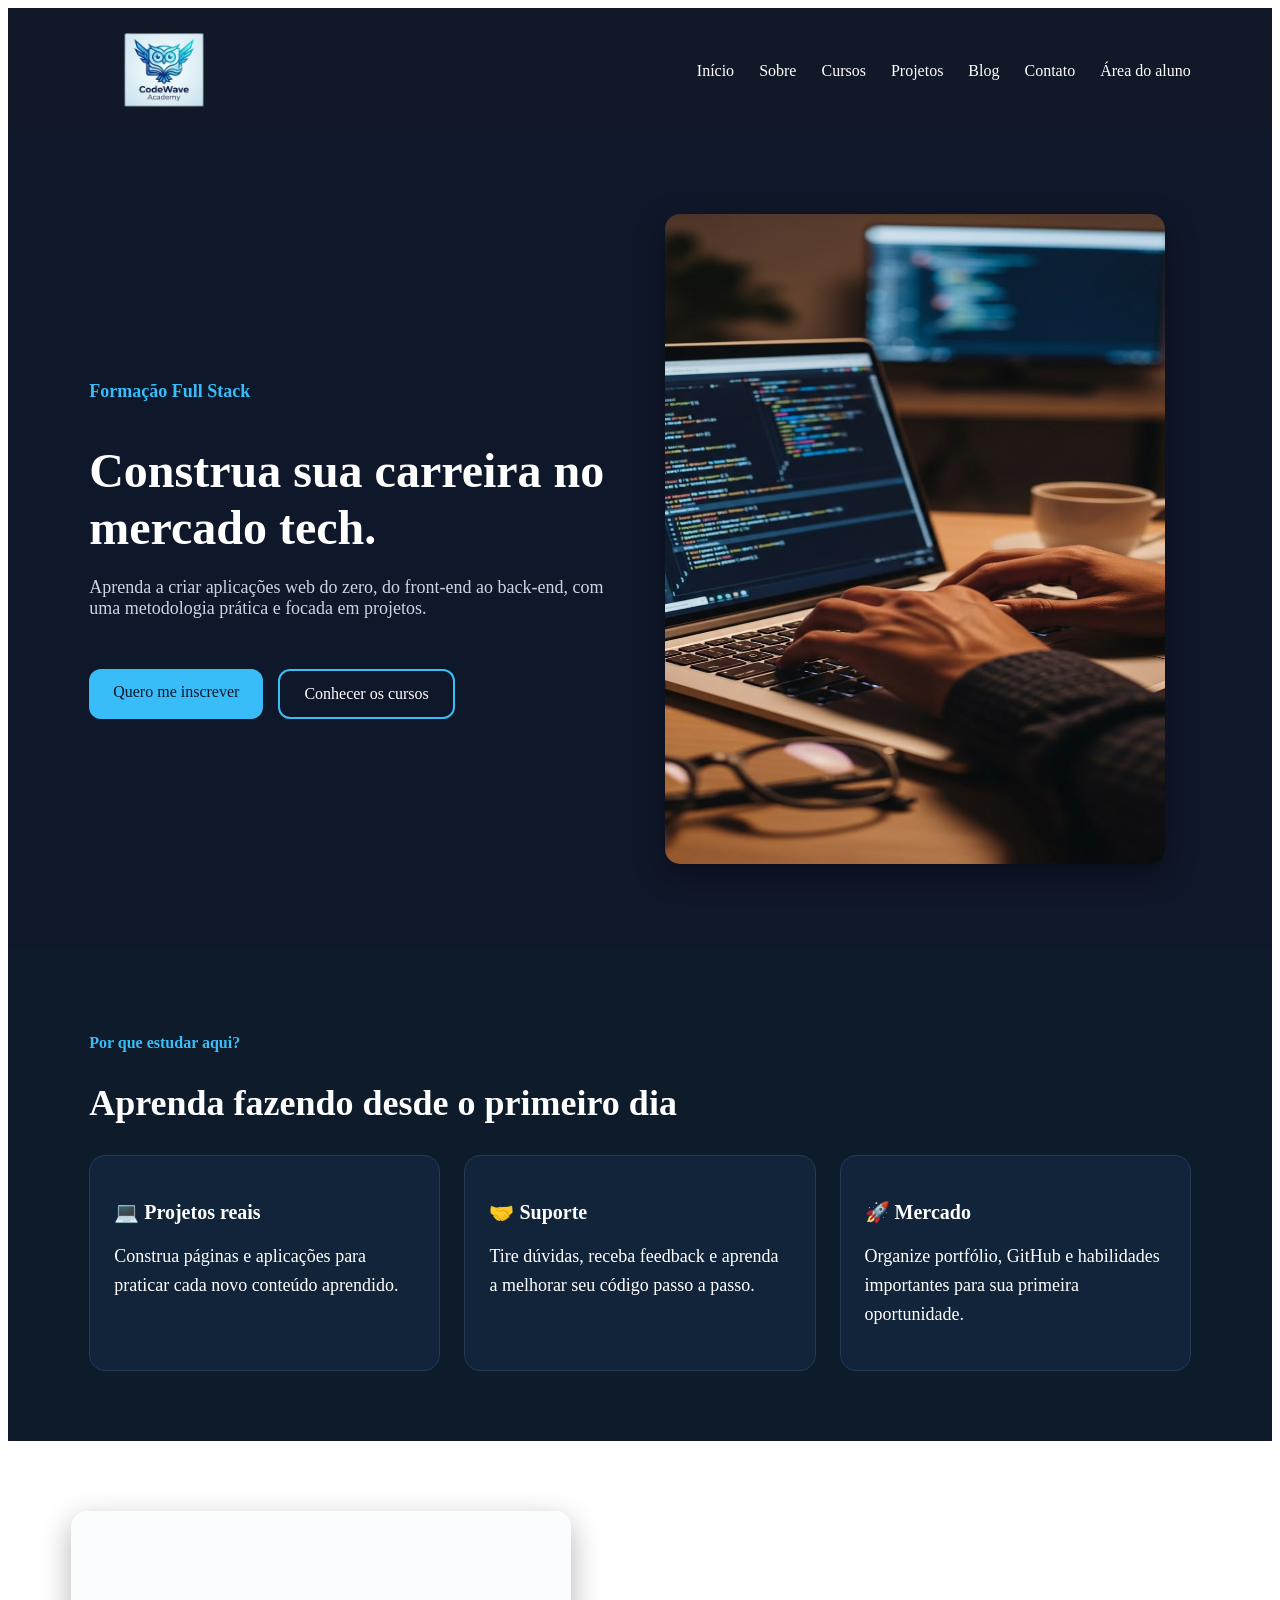
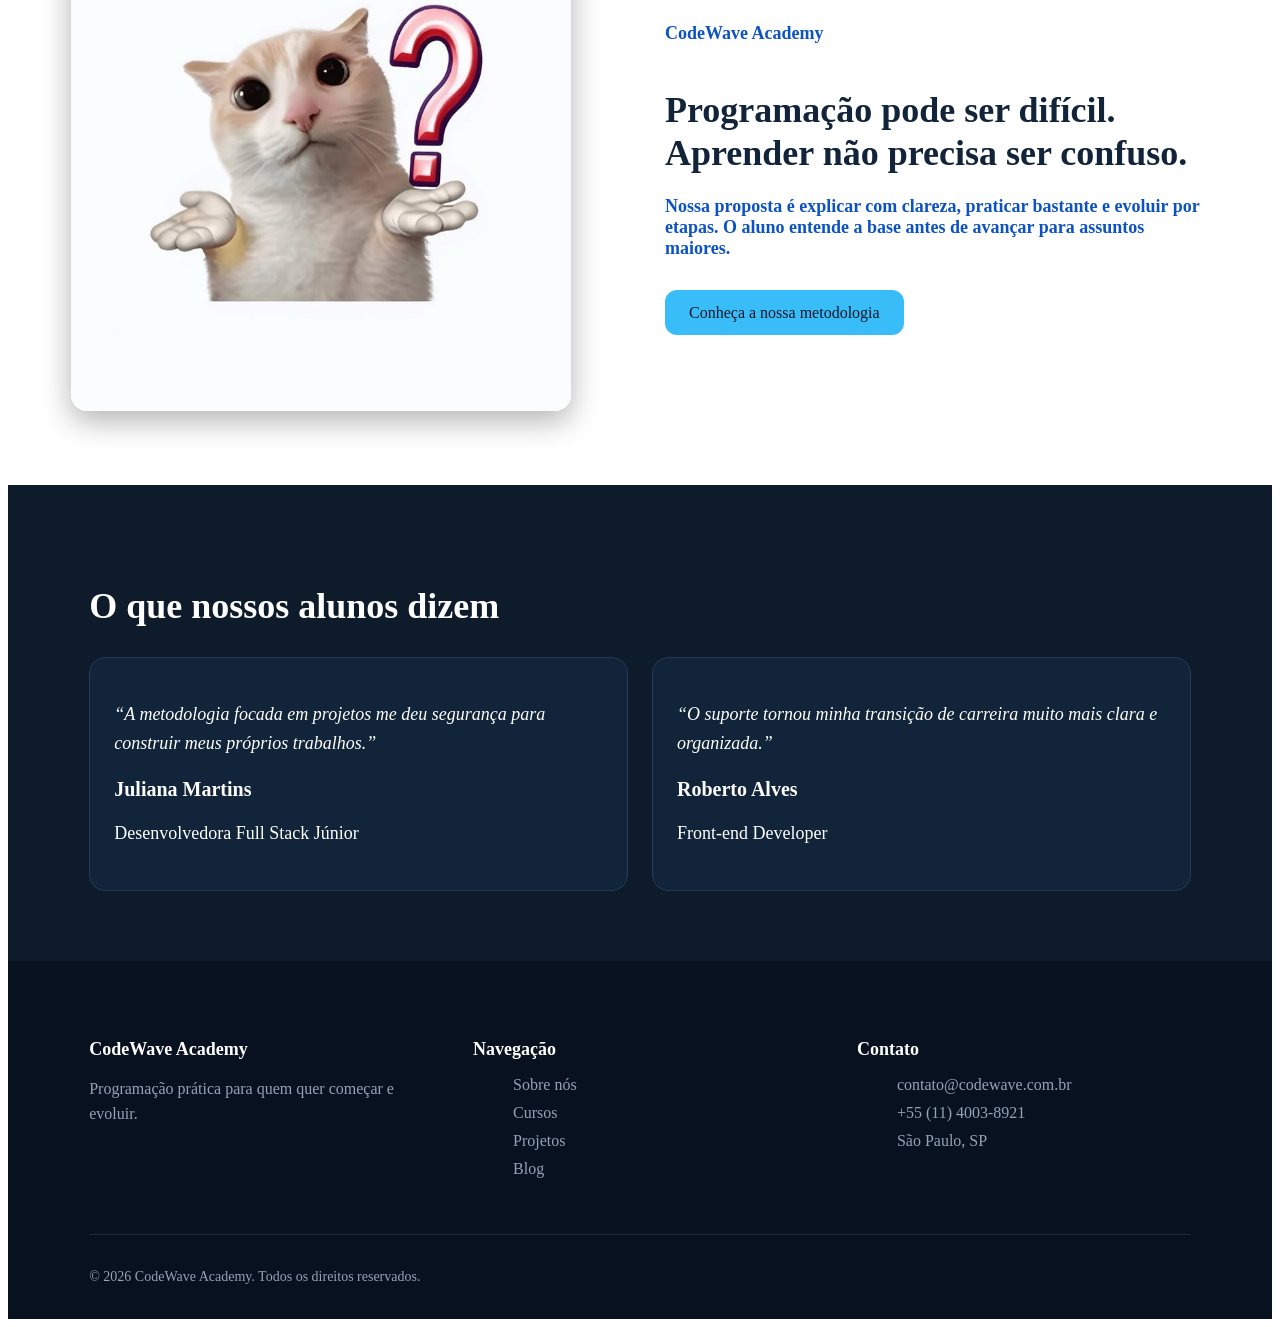
<file: index.html>
<!DOCTYPE html>
<html lang="pt-BR">
    <head>
        <meta charset="UTF-8">
        <meta name="viewport" content="width=device-width, initial-scale=1.0">
        <title>CodeWave Academy</title>
        <link rel="stylesheet" href="css/style.css">
    </head>
    <body>
        <header class="site-header">
            <div class="container header-content">
                <a href="index.html">
                    <img class="logo" src="img/watermarked_img_13009026149229220002-removebg-preview.png" alt="Logo da CodeWave Academy">
                </a>
                <nav>
                    <ul class="nav-list">
                        <li>
                            <a href="index.html">Início</a>
                        </li>
                        <li>
                            <a href="sobre.html">Sobre</a>
                        </li>
                        <li>
                            <a href="cursos.html">Cursos</a>
                        </li>
                        <li>
                            <a href="projetos.html">Projetos</a>
                        </li>
                        <li>
                            <a href="blog.html">Blog</a>
                        </li>
                        <li>
                            <a href="contato.html">Contato</a>
                        </li>
                        <li>
                            <a href="login.html">Área do aluno</a>
                        </li>
                    </ul>
                </nav>
            </div>
        </header>
        <main>
            <section class="hero">
                <div class="container hero-grid">
                    <div class="hero-text">
                        <p id="eyebrow">Formação Full Stack</p>
                        <h1>Construa sua carreira no mercado tech.</h1>
                        <p>Aprenda a criar aplicações web do zero, do front-end ao back-end, com uma metodologia prática e focada em projetos.</p>
                        <div class="actions">
                            <a class="btn" href="contato.html">Quero me inscrever</a>
                            <a class="btn btn-secondary" href="cursos.html">Conhecer os cursos</a>
                        </div>
                    </div>
                    <div class="hero-image">
                        <img src="img/17cb35dd8ceb53cbabcae0117f14f20e.jpg" alt="Pessoa estudando programação">
                    </div>
                </div>
            </section>
            <section class="section-light">
                <div class="container">
                    <div class="section-title">
                        <p class="eyebrow">Por que estudar aqui?</p>
                        <h2>Aprenda fazendo desde o primeiro dia</h2>
                    </div>
                    <div class="cards-3">
                        <article class="card">
                            <h3>💻 Projetos reais</h3>
                            <p>Construa páginas e aplicações para praticar cada novo conteúdo aprendido.</p>
                        </article>
                        <article class="card">
                            <h3>🤝 Suporte</h3>
                            <p>Tire dúvidas, receba feedback e aprenda a melhorar seu código passo a passo.</p>
                        </article>
                        <article class="card">
                            <h3>🚀 Mercado</h3>
                            <p>Organize portfólio, GitHub e habilidades importantes para sua primeira oportunidade.</p>
                        </article>
                    </div>
                </div>
            </section>
            <section>
                <div class="container two-columns">
                    <div class="column">
                        <img src="img/gato com duvida.jpg" alt="Gato representando dúvidas de quem está aprendendo">
                    </div>
                    <div class="column">
                        <p class="eyebrow">CodeWave Academy</p>
                        <h2>Programação pode ser difícil. Aprender não precisa ser confuso.</h2>
                        <p>Nossa proposta é explicar com clareza, praticar bastante e evoluir por etapas. O aluno entende a base antes de avançar para assuntos maiores.</p>
                        <a class="btn" href="sobre.html">Conheça a nossa metodologia</a>
                    </div>
                </div>
            </section>
            <section class="section-light">
                <div class="container">
                    <h2>O que nossos alunos dizem</h2>
                    <div class="cards-2">
                        <article class="card">
                            <p class="quote">“A metodologia focada em projetos me deu segurança para construir meus próprios trabalhos.”</p>
                            <h3>Juliana Martins</h3>
                            <p>Desenvolvedora Full Stack Júnior</p>
                        </article>
                        <article class="card">
                            <p class="quote">“O suporte tornou minha transição de carreira muito mais clara e organizada.”</p>
                            <h3>Roberto Alves</h3>
                            <p>Front-end Developer</p>
                        </article>
                    </div>
                </div>
            </section>
        </main>
        <footer class="site-footer">
            <div class="container">
                <div class="footer-grid">
                    <div class="footer-col">
                        <h3>CodeWave Academy</h3>
                        <p>Programação prática para quem quer começar e evoluir.</p>
                    </div>
                    <div class="footer-col">
                        <h3>Navegação</h3>
                        <ul>
                            <li>
                                <a href="sobre.html">Sobre nós</a>
                            </li>
                            <li>
                                <a href="cursos.html">Cursos</a>
                            </li>
                            <li>
                                <a href="projetos.html">Projetos</a>
                            </li>
                            <li>
                                <a href="blog.html">Blog</a>
                            </li>
                        </ul>
                    </div>
                    <div class="footer-col">
                        <h3>Contato</h3>
                        <ul>
                            <li>contato@codewave.com.br</li>
                            <li>+55 (11) 4003-8921</li>
                            <li>São Paulo, SP</li>
                        </ul>
                    </div>
                </div>
                <div class="footer-bottom">
                    <p>© 2026 CodeWave Academy. Todos os direitos reservados.</p>
                </div>
            </div>
        </footer>
    </body>
</html>
</file>
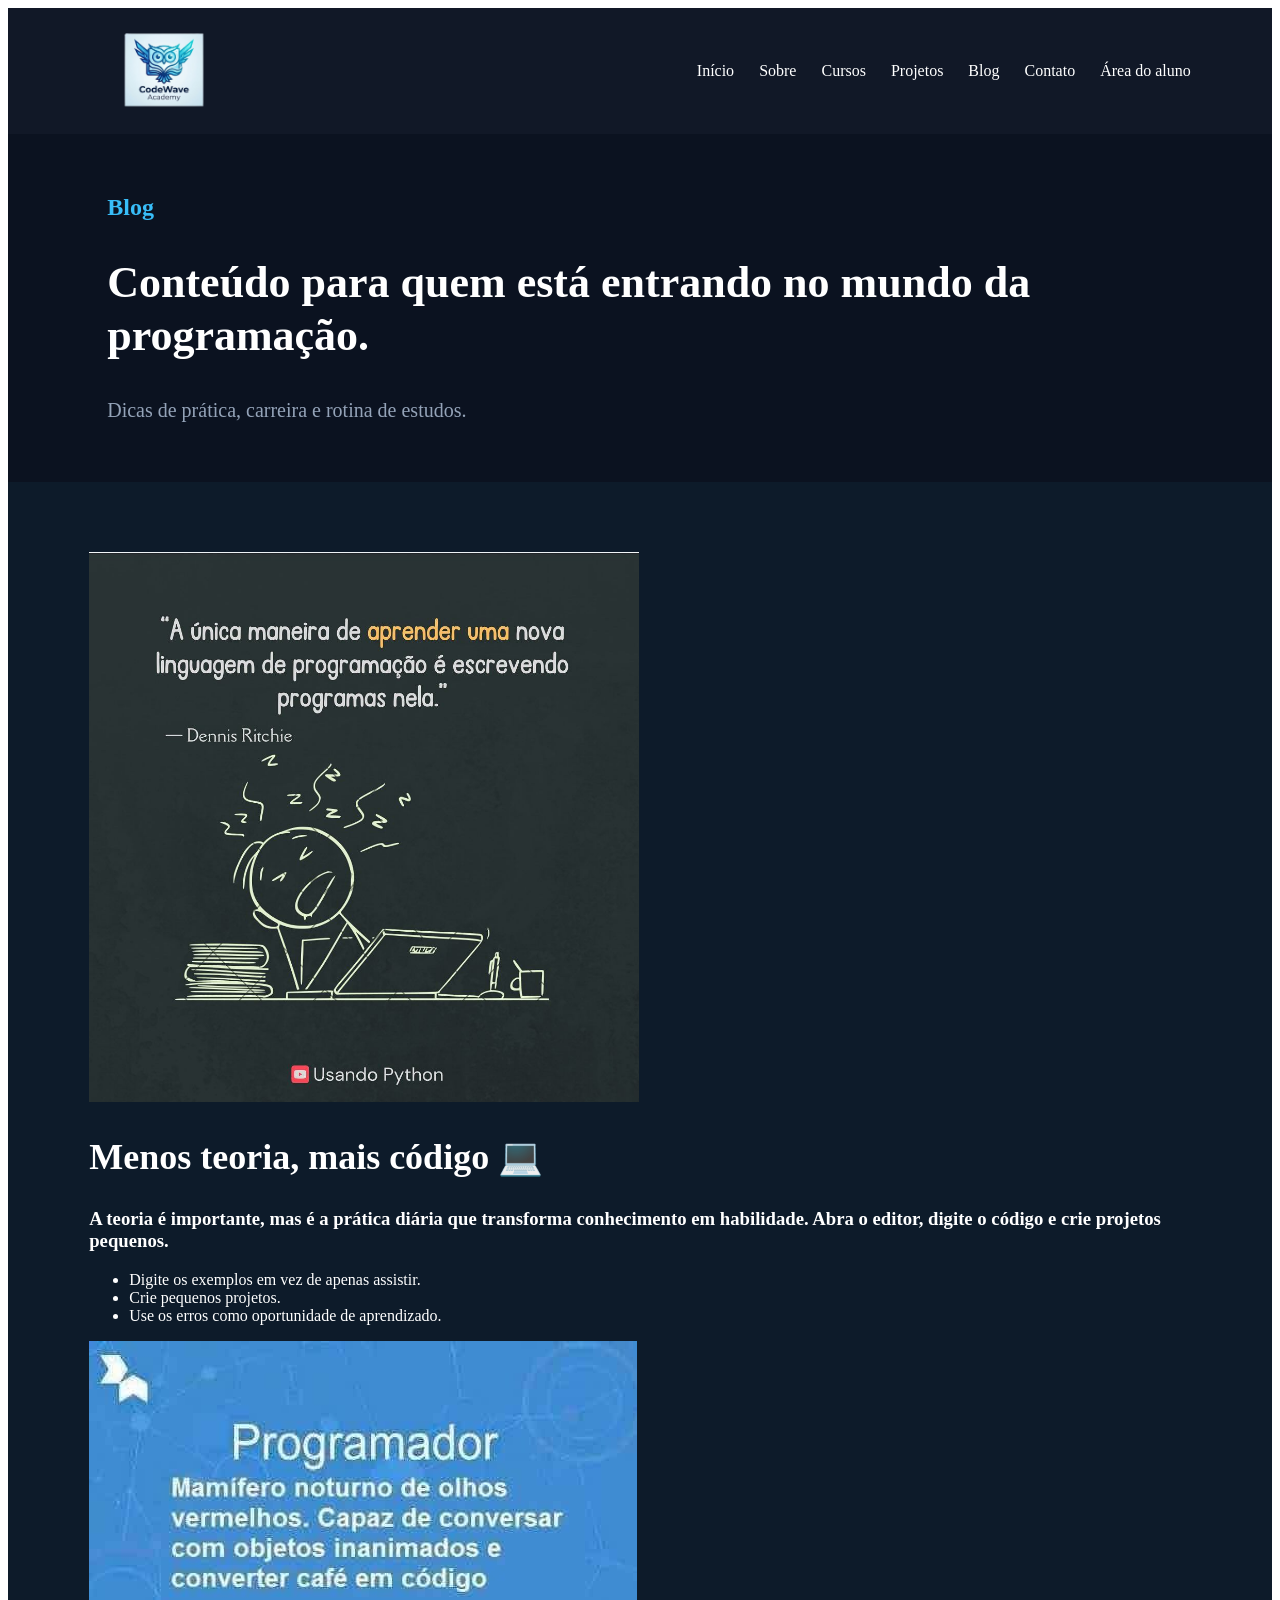
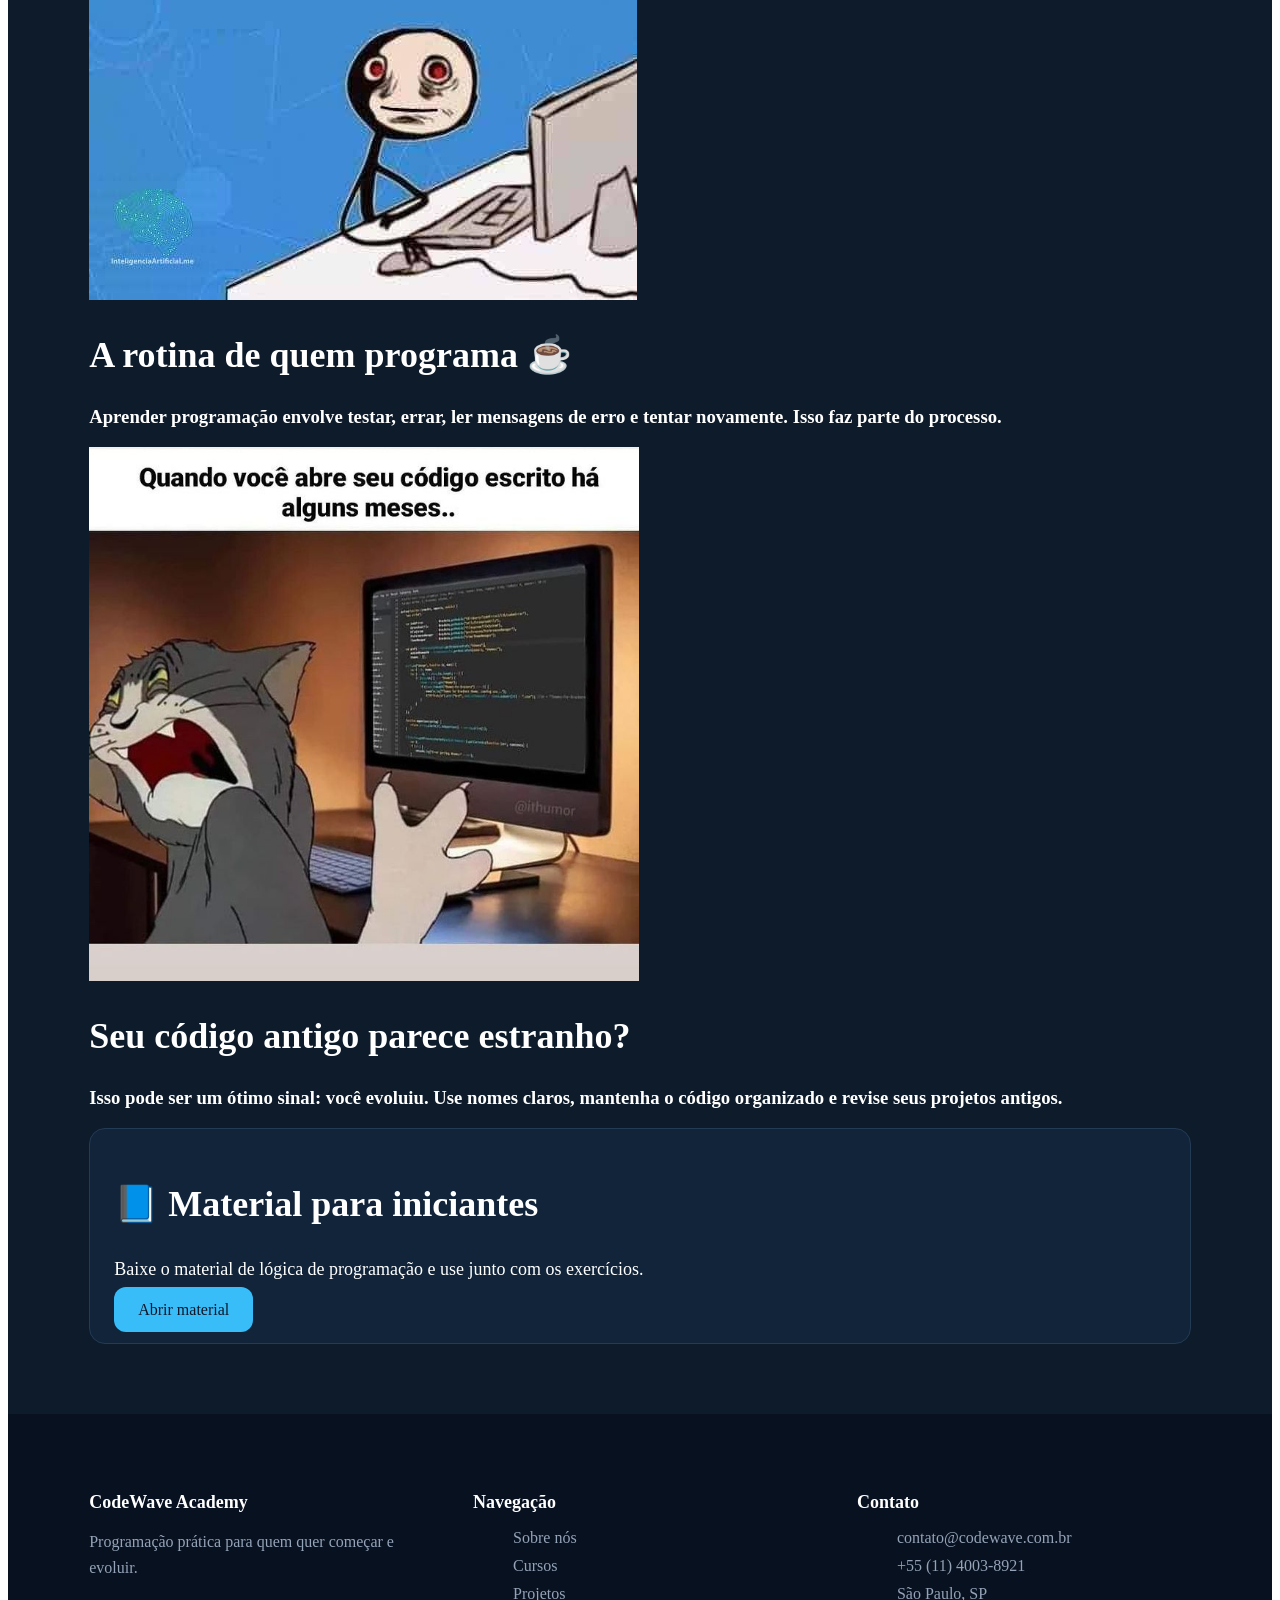
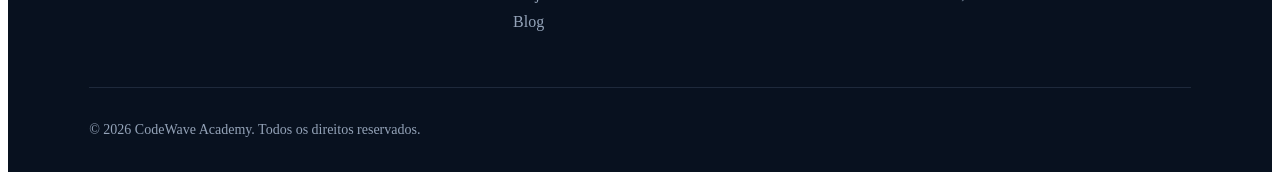
<file: blog.html>
<!DOCTYPE html>
<html lang="pt-BR">
    <head>
        <meta charset="UTF-8">
        <meta name="viewport" content="width=device-width, initial-scale=1.0">
        <title>Blog | CodeWave Academy</title>
        <link rel="stylesheet" href="css/style.css">
    </head>
    <body>
        <header class="site-header">
            <div class="container header-content">
                <a href="index.html">
                    <img class="logo" src="img/watermarked_img_13009026149229220002-removebg-preview.png" alt="Logo da CodeWave Academy">
                </a>
                <nav>
                    <ul class="nav-list">
                        <li>
                            <a href="index.html">Início</a>
                        </li>
                        <li>
                            <a href="sobre.html">Sobre</a>
                        </li>
                        <li>
                            <a href="cursos.html">Cursos</a>
                        </li>
                        <li>
                            <a href="projetos.html">Projetos</a>
                        </li>
                        <li>
                            <a href="blog.html">Blog</a>
                        </li>
                        <li>
                            <a href="contato.html">Contato</a>
                        </li>
                        <li>
                            <a href="login.html">Área do aluno</a>
                        </li>
                    </ul>
                </nav>
            </div>
        </header>
        <main>
            <section class="page-banner">
                <div class="container">
                   
                     <h2 class="eyebrow">Blog</h2>
                    <h1>Conteúdo para quem está entrando no mundo da programação.</h1>
                    <p>Dicas de prática, carreira e rotina de estudos.</p>
                </div>
            </section>
            <section class="section-light">
                <div class="container">
                    <article class="blog-post">
                        <img src="./img/post01.jpg"width="550" >
                        <div class="blog-content">
                            <h2>Menos teoria, mais código 💻</h2>
                            <h3>A teoria é importante, mas é a prática diária que transforma conhecimento em habilidade. Abra o editor, digite o código e crie projetos pequenos.</h3>
                            <ul class="clean-list">
                                <li>Digite os exemplos em vez de apenas assistir.</li>
                                <li>Crie pequenos projetos.</li>
                                <li>Use os erros como oportunidade de aprendizado.</li>
                            </ul>
                        </div>
                    </article>
                    <article class="blog-post">
                        <img src="img/post-2.jpg" alt="Post divertido sobre rotina de programador">
                        <div class="blog-content">
                            <h2>A rotina de quem programa ☕</h2>
                            <h3>Aprender programação envolve testar, errar, ler mensagens de erro e tentar novamente. Isso faz parte do processo.</h3>
                        </div>
                    </article>
                    <article class="blog-post">
                        <img src="./img/codigoantigo.jpg" width="550" alt="Post sobre código antigo">
                        <div class="blog-content">
                            <h2>Seu código antigo parece estranho?</h2>
                            <h3>Isso pode ser um ótimo sinal: você evoluiu. Use nomes claros, mantenha o código organizado e revise seus projetos antigos.</h3>
                        </div>
                    </article>
                    <article class="card">
                        <h2>📘 Material para iniciantes</h2>
                        <p>Baixe o material de lógica de programação e use junto com os exercícios.</p>
                        <a class="btn" href="arquivos pdfs/logica_programacao_iniciantes.docx">Abrir material</a>
                    </article>
                </div>
            </section>
        </main>
        <footer class="site-footer">
            <div class="container">
                <div class="footer-grid">
                    <div class="footer-col">
                        <h3>CodeWave Academy</h3>
                        <p>Programação prática para quem quer começar e evoluir.</p>
                    </div>
                    <div class="footer-col">
                        <h3>Navegação</h3>
                        <ul>
                            <li>
                                <a href="sobre.html">Sobre nós</a>
                            </li>
                            <li>
                                <a href="cursos.html">Cursos</a>
                            </li>
                            <li>
                                <a href="projetos.html">Projetos</a>
                            </li>
                            <li>
                                <a href="blog.html">Blog</a>
                            </li>
                        </ul>
                    </div>
                    <div class="footer-col">
                        <h3>Contato</h3>
                        <ul>
                            <li>contato@codewave.com.br</li>
                            <li>+55 (11) 4003-8921</li>
                            <li>São Paulo, SP</li>
                        </ul>
                    </div>
                </div>
                <div class="footer-bottom">
                    <p>© 2026 CodeWave Academy. Todos os direitos reservados.</p>
                </div>
            </div>
        </footer>
    </body>
</html>
</file>
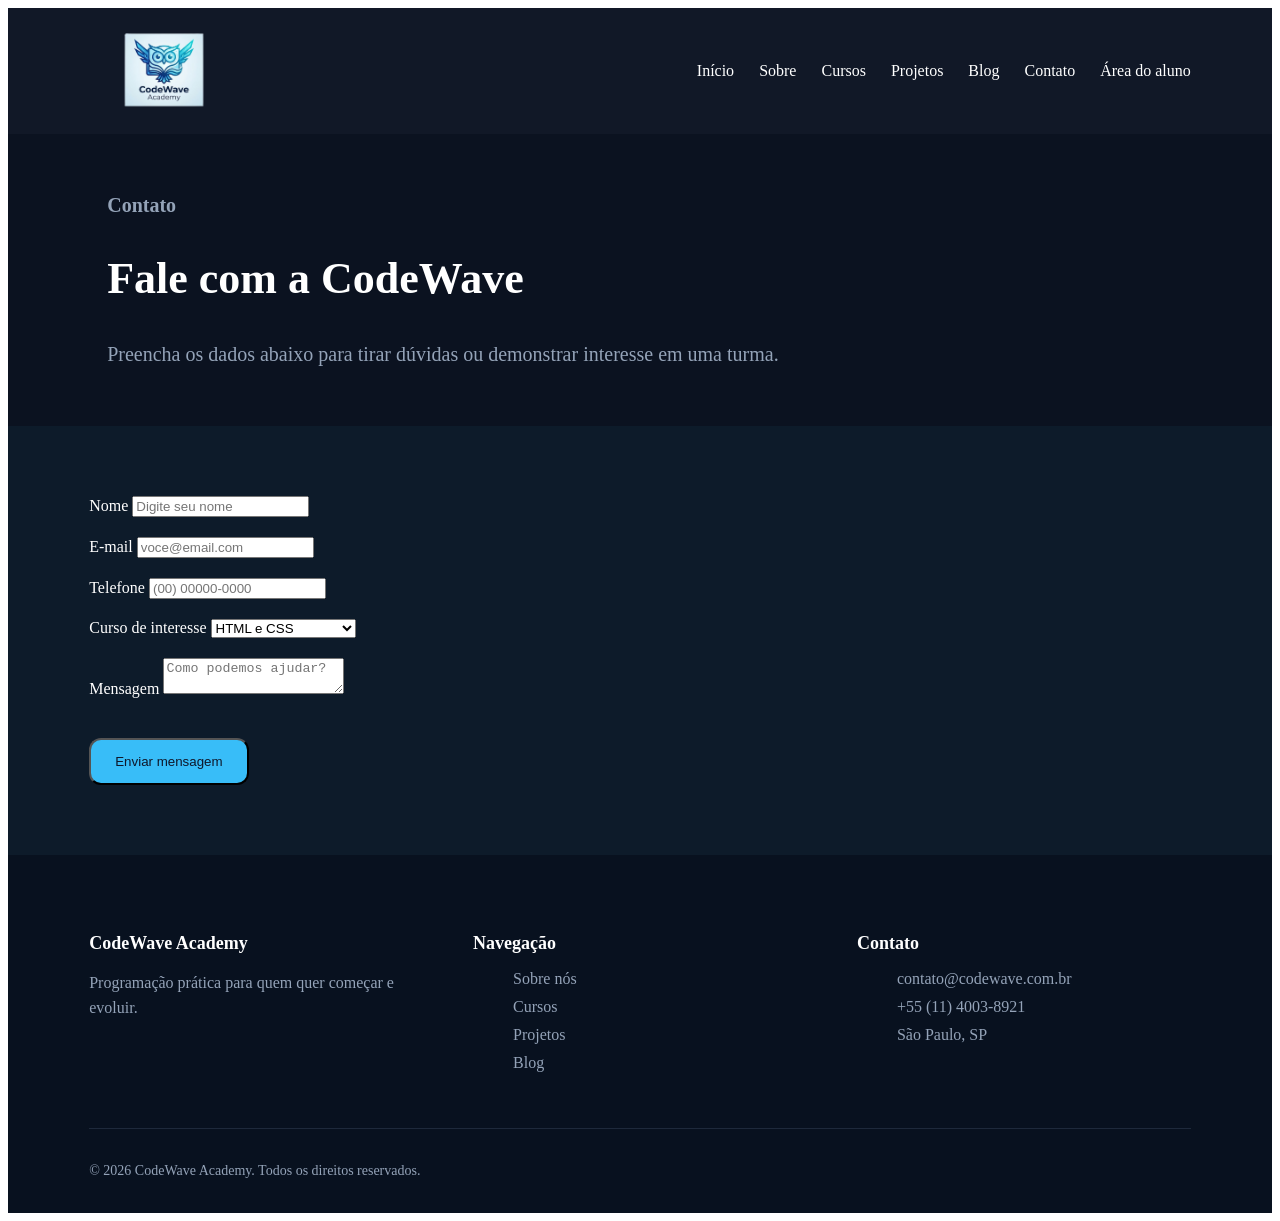
<file: contato.html>
<!DOCTYPE html>
<html lang="pt-BR">
    <head>
        <meta charset="UTF-8">
        <meta name="viewport" content="width=device-width, initial-scale=1.0">
        <title>Contato | CodeWave Academy</title>
        <link rel="stylesheet" href="css/style.css">
    </head>
    <body>
        <header class="site-header">
            <div class="container header-content">
                <a href="index.html">
                    <img class="logo" src="img/watermarked_img_13009026149229220002-removebg-preview.png" alt="Logo da CodeWave Academy">
                </a>
                <nav>
                    <ul class="nav-list">
                        <li>
                            <a href="index.html">Início</a>
                        </li>
                        <li>
                            <a href="sobre.html">Sobre</a>
                        </li>
                        <li>
                            <a href="cursos.html">Cursos</a>
                        </li>
                        <li>
                            <a href="projetos.html">Projetos</a>
                        </li>
                        <li>
                            <a href="blog.html">Blog</a>
                        </li>
                        <li>
                            <a href="contato.html">Contato</a>
                        </li>
                        <li>
                            <a href="login.html">Área do aluno</a>
                        </li>
                    </ul>
                </nav>
            </div>
        </header>
        <main>
            <section class="page-banner">
                <div class="container">
                    <p class="eyebrow">Contato</p>
                    <h1>Fale com a CodeWave</h1>
                    <p>Preencha os dados abaixo para tirar dúvidas ou demonstrar interesse em uma turma.</p>
                </div>
            </section>
            <section class="section-light">
                <div class="container">
                    <form class="form-card">
                        <div class="form-group">
                            <label for="nome">Nome</label>
                            <input type="text" id="nome" name="nome" placeholder="Digite seu nome">
                        </div>
                        <div class="form-group">
                            <label for="email">E-mail</label>
                            <input type="email" id="email" name="email" placeholder="voce@email.com">
                        </div>
                        <div class="form-group">
                            <label for="telefone">Telefone</label>
                            <input type="tel" id="telefone" name="telefone" placeholder="(00) 00000-0000">
                        </div>
                        <div class="form-group">
                            <label for="interesse">Curso de interesse</label>
                            <select id="interesse" name="interesse">
                                <option>HTML e CSS</option>
                                <option>Lógica e JavaScript</option>
                                <option>Formação Full Stack</option>
                            </select>
                        </div>
                        <div class="form-group">
                            <label for="mensagem">Mensagem</label>
                            <textarea id="mensagem" name="mensagem" placeholder="Como podemos ajudar?"></textarea>
                        </div>
                        <button class="btn" type="submit">Enviar mensagem</button>
                    </form>
                </div>
            </section>
        </main>
        <footer class="site-footer">
            <div class="container">
                <div class="footer-grid">
                    <div class="footer-col">
                        <h3>CodeWave Academy</h3>
                        <p>Programação prática para quem quer começar e evoluir.</p>
                    </div>
                    <div class="footer-col">
                        <h3>Navegação</h3>
                        <ul>
                            <li>
                                <a href="sobre.html">Sobre nós</a>
                            </li>
                            <li>
                                <a href="cursos.html">Cursos</a>
                            </li>
                            <li>
                                <a href="projetos.html">Projetos</a>
                            </li>
                            <li>
                                <a href="blog.html">Blog</a>
                            </li>
                        </ul>
                    </div>
                    <div class="footer-col">
                        <h3>Contato</h3>
                        <ul>
                            <li>contato@codewave.com.br</li>
                            <li>+55 (11) 4003-8921</li>
                            <li>São Paulo, SP</li>
                        </ul>
                    </div>
                </div>
                <div class="footer-bottom">
                    <p>© 2026 CodeWave Academy. Todos os direitos reservados.</p>
                </div>
            </div>
        </footer>
    </body>
</html>
</file>
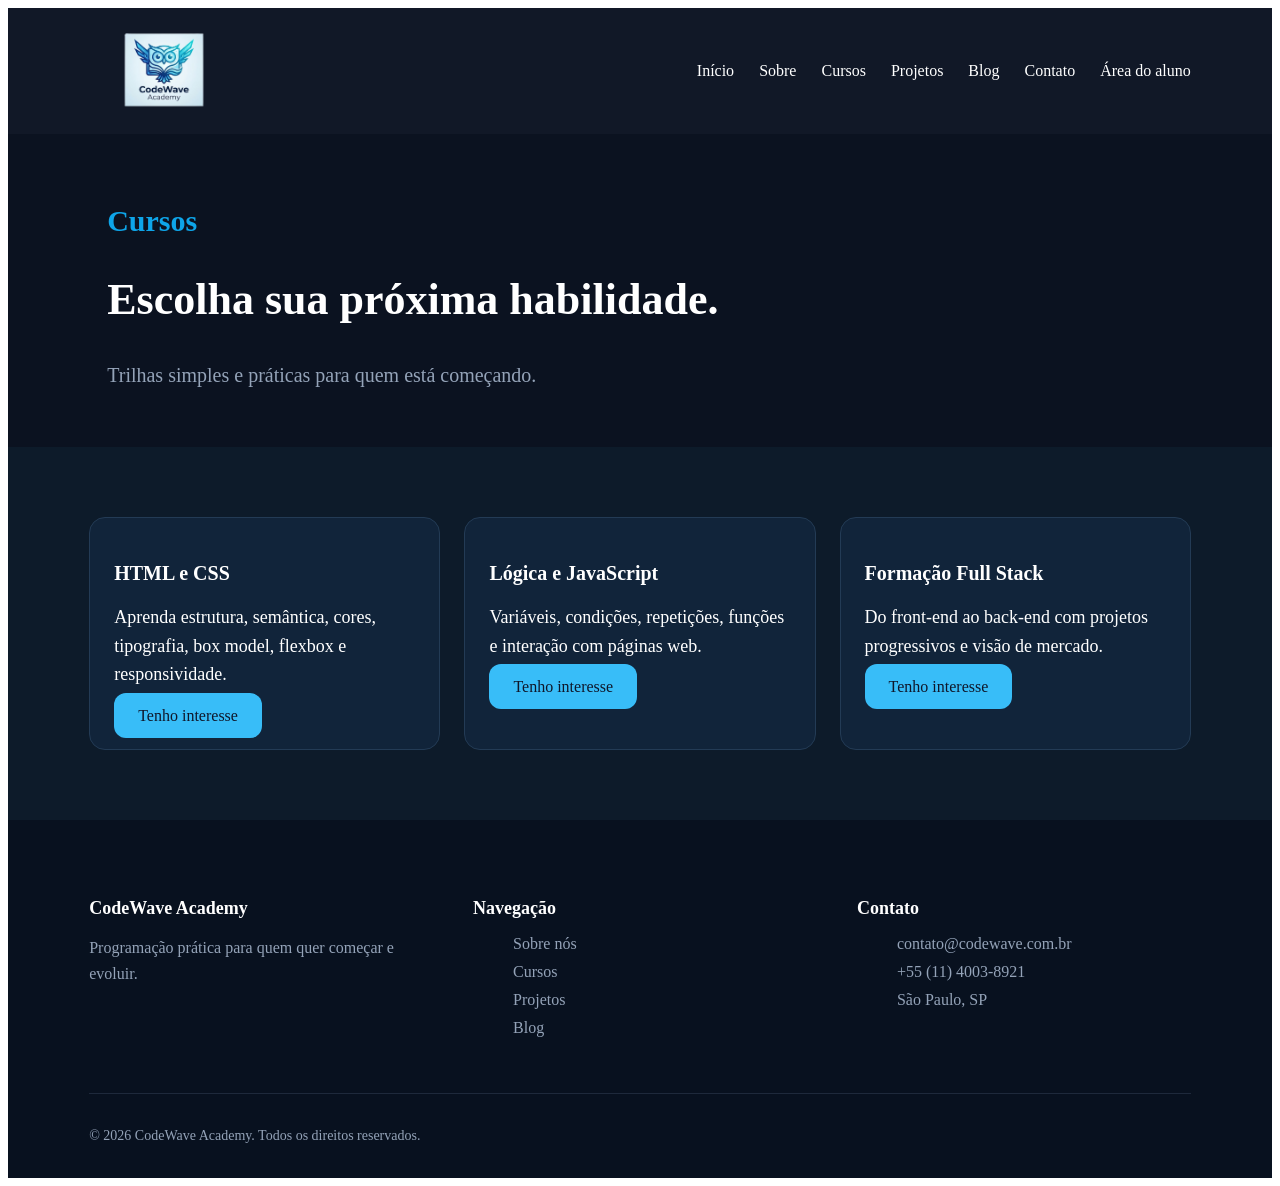
<file: cursos.html>
<!DOCTYPE html>
<html lang="pt-BR">
    <head>
        <meta charset="UTF-8">
        <meta name="viewport" content="width=device-width, initial-scale=1.0">
        <title>Cursos | CodeWave Academy</title>
        <link rel="stylesheet" href="css/style.css">
    </head>
    <body>
        <header class="site-header">
            <div class="container header-content">
                <a href="index.html">
                    <img class="logo" src="img/watermarked_img_13009026149229220002-removebg-preview.png" alt="Logo da CodeWave Academy">
                </a>
                <nav>
                    <ul class="nav-list">
                        <li>
                            <a href="index.html">Início</a>
                        </li>
                        <li>
                            <a href="sobre.html">Sobre</a>
                        </li>
                        <li>
                            <a href="cursos.html">Cursos</a>
                        </li>
                        <li>
                            <a href="projetos.html">Projetos</a>
                        </li>
                        <li>
                            <a href="blog.html">Blog</a>
                        </li>
                        <li>
                            <a href="contato.html">Contato</a>
                        </li>
                        <li>
                            <a href="login.html">Área do aluno</a>
                        </li>
                    </ul>
                </nav>
            </div>
        </header>
        <main>
            <section class="page-banner">
                <div class="container">
                    <p id="paragrafo-banner">Cursos</p>
                    <h1>Escolha sua próxima habilidade.</h1>
                    <p>Trilhas simples e práticas para quem está começando.</p>
                </div>
            </section>
            <section class="section-light">
                <div class="container cards-3">
                    <article class="card">
                        <h3>HTML e CSS</h3>
                        <p>Aprenda estrutura, semântica, cores, tipografia, box model, flexbox e responsividade.</p>
                        <a class="btn" href="contato.html">Tenho interesse</a>
                    </article>
                    <article class="card">
                        <h3>Lógica e JavaScript</h3>
                        <p>Variáveis, condições, repetições, funções e interação com páginas web.</p>
                        <a class="btn" href="contato.html">Tenho interesse</a>
                    </article>
                    <article class="card">
                        <h3>Formação Full Stack</h3>
                        <p>Do front-end ao back-end com projetos progressivos e visão de mercado.</p>
                        <a class="btn" href="contato.html">Tenho interesse</a>
                    </article>
                </div>
            </section>
        </main>
        <footer class="site-footer">
            <div class="container">
                <div class="footer-grid">
                    <div class="footer-col">
                        <h3>CodeWave Academy</h3>
                        <p>Programação prática para quem quer começar e evoluir.</p>
                    </div>
                    <div class="footer-col">
                        <h3>Navegação</h3>
                        <ul>
                            <li>
                                <a href="sobre.html">Sobre nós</a>
                            </li>
                            <li>
                                <a href="cursos.html">Cursos</a>
                            </li>
                            <li>
                                <a href="projetos.html">Projetos</a>
                            </li>
                            <li>
                                <a href="blog.html">Blog</a>
                            </li>
                        </ul>
                    </div>
                    <div class="footer-col">
                        <h3>Contato</h3>
                        <ul>
                            <li>contato@codewave.com.br</li>
                            <li>+55 (11) 4003-8921</li>
                            <li>São Paulo, SP</li>
                        </ul>
                    </div>
                </div>
                <div class="footer-bottom">
                    <p>© 2026 CodeWave Academy. Todos os direitos reservados.</p>
                </div>
            </div>
        </footer>
    </body>
</html>
</file>
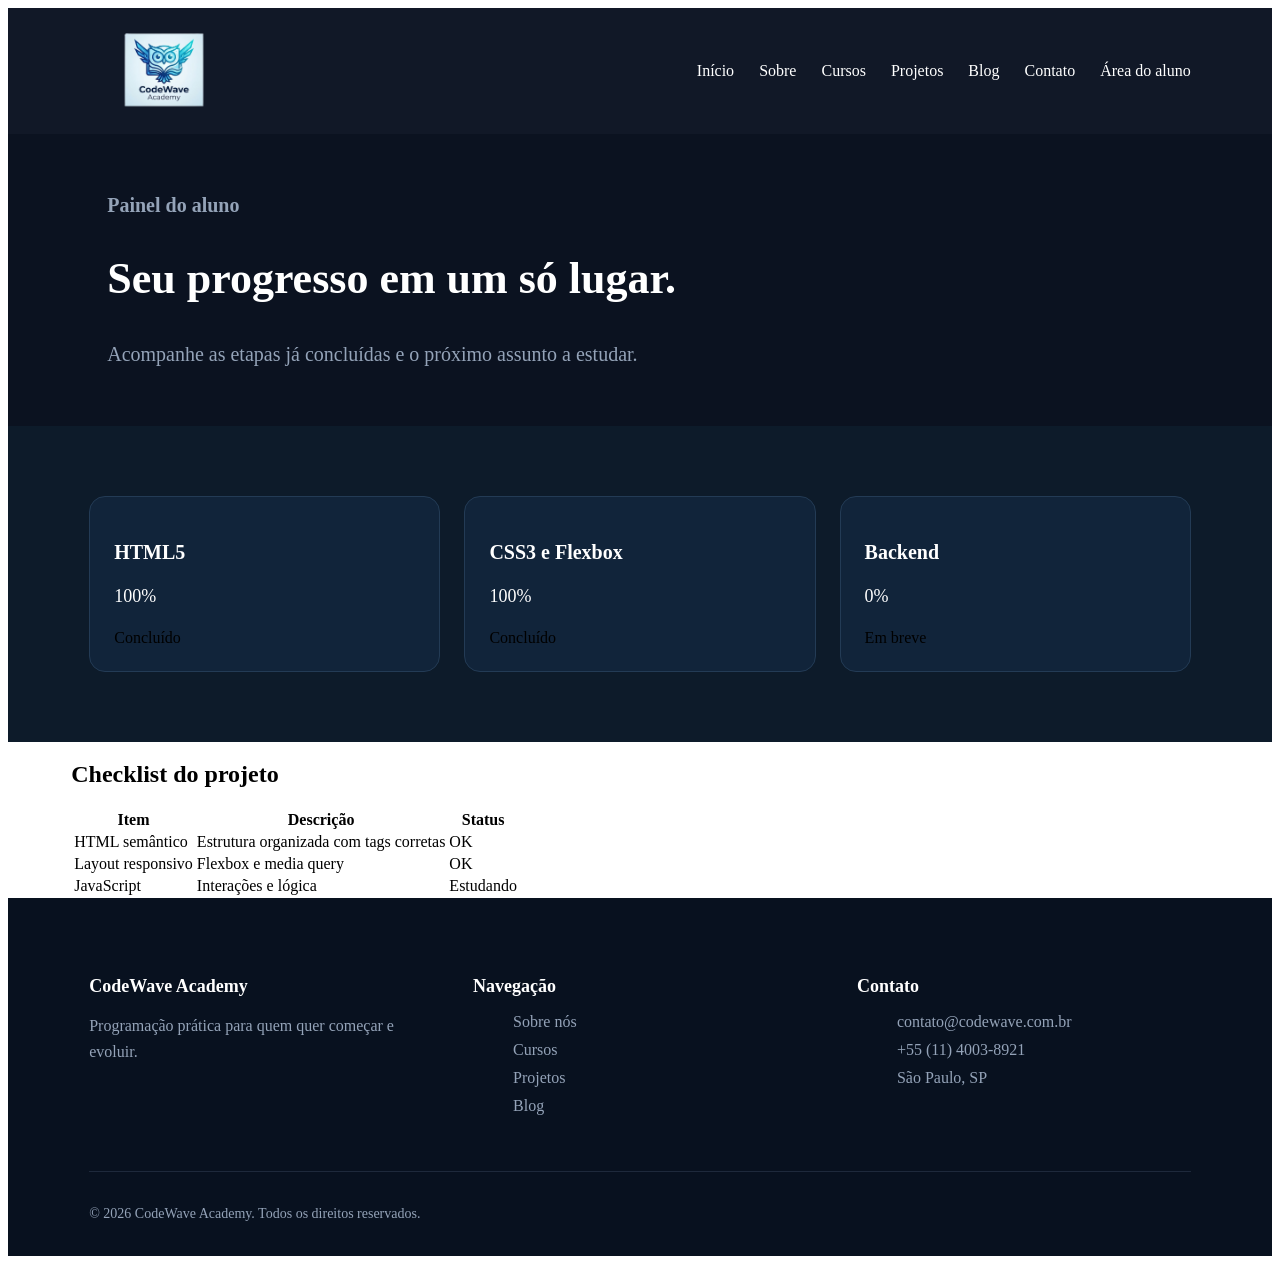
<file: dashboard.html>
<!DOCTYPE html>
<html lang="pt-BR">
    <head>
        <meta charset="UTF-8">
        <meta name="viewport" content="width=device-width, initial-scale=1.0">
        <title>Dashboard | CodeWave Academy</title>
        <link rel="stylesheet" href="css/style.css">
    </head>
    <body>
        <header class="site-header">
            <div class="container header-content">
                <a href="index.html">
                    <img class="logo" src="img/watermarked_img_13009026149229220002-removebg-preview.png" alt="Logo da CodeWave Academy">
                </a>
                <nav>
                    <ul class="nav-list">
                        <li>
                            <a href="index.html">Início</a>
                        </li>
                        <li>
                            <a href="sobre.html">Sobre</a>
                        </li>
                        <li>
                            <a href="cursos.html">Cursos</a>
                        </li>
                        <li>
                            <a href="projetos.html">Projetos</a>
                        </li>
                        <li>
                            <a href="blog.html">Blog</a>
                        </li>
                        <li>
                            <a href="contato.html">Contato</a>
                        </li>
                        <li>
                            <a href="login.html">Área do aluno</a>
                        </li>
                    </ul>
                </nav>
            </div>
        </header>
        <main>
            <section class="page-banner">
                <div class="container">
                    <p class="eyebrow">Painel do aluno</p>
                    <h1>Seu progresso em um só lugar.</h1>
                    <p>Acompanhe as etapas já concluídas e o próximo assunto a estudar.</p>
                </div>
            </section>
            <section class="section-light">
                <div class="container">
                    <div class="cards-3">
                        <article class="card">
                            <h3>HTML5</h3>
                            <p class="price">100%</p>
                            <span class="badge">Concluído</span>
                        </article>
                        <article class="card">
                            <h3>CSS3 e Flexbox</h3>
                            <p class="price">100%</p>
                            <span class="badge">Concluído</span>
                        </article>
                        <article class="card">
                            <h3>Backend</h3>
                            <p class="price">0%</p>
                            <span class="badge badge-warning">Em breve</span>
                        </article>
                    </div>
                </div>
            </section>
            <section>
                <div class="container">
                    <h2>Checklist do projeto</h2>
                    <div class="table-wrap">
                        <table>
                            <thead>
                                <tr>
                                    <th>Item</th>
                                    <th>Descrição</th>
                                    <th>Status</th>
                                </tr>
                            </thead>
                            <tbody>
                                <tr>
                                    <td>HTML semântico</td>
                                    <td>Estrutura organizada com tags corretas</td>
                                    <td>
                                        <span class="badge">OK</span>
                                    </td>
                                </tr>
                                <tr>
                                    <td>Layout responsivo</td>
                                    <td>Flexbox e media query</td>
                                    <td>
                                        <span class="badge">OK</span>
                                    </td>
                                </tr>
                                <tr>
                                    <td>JavaScript</td>
                                    <td>Interações e lógica</td>
                                    <td>
                                        <span class="badge badge-warning">Estudando</span>
                                    </td>
                                </tr>
                            </tbody>
                        </table>
                    </div>
                </div>
            </section>
        </main>
        <footer class="site-footer">
            <div class="container">
                <div class="footer-grid">
                    <div class="footer-col">
                        <h3>CodeWave Academy</h3>
                        <p>Programação prática para quem quer começar e evoluir.</p>
                    </div>
                    <div class="footer-col">
                        <h3>Navegação</h3>
                        <ul>
                            <li>
                                <a href="sobre.html">Sobre nós</a>
                            </li>
                            <li>
                                <a href="cursos.html">Cursos</a>
                            </li>
                            <li>
                                <a href="projetos.html">Projetos</a>
                            </li>
                            <li>
                                <a href="blog.html">Blog</a>
                            </li>
                        </ul>
                    </div>
                    <div class="footer-col">
                        <h3>Contato</h3>
                        <ul>
                            <li>contato@codewave.com.br</li>
                            <li>+55 (11) 4003-8921</li>
                            <li>São Paulo, SP</li>
                        </ul>
                    </div>
                </div>
                <div class="footer-bottom">
                    <p>© 2026 CodeWave Academy. Todos os direitos reservados.</p>
                </div>
            </div>
        </footer>
    </body>
</html>
</file>
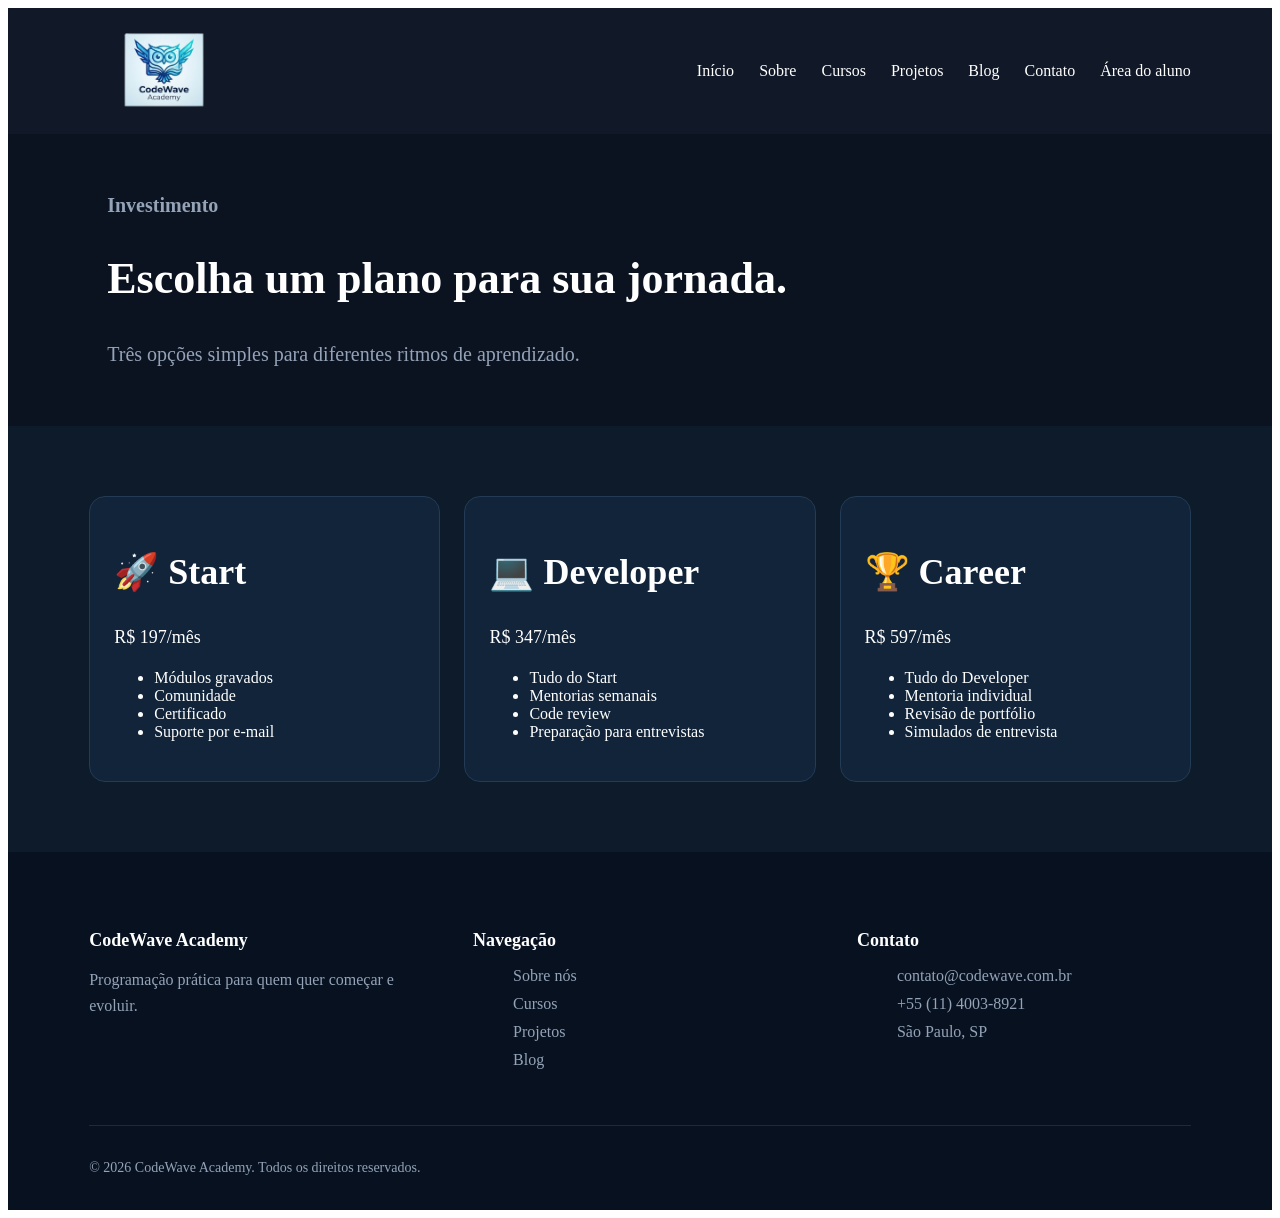
<file: financeiro.html>
<!DOCTYPE html>
<html lang="pt-BR">
    <head>
        <meta charset="UTF-8">
        <meta name="viewport" content="width=device-width, initial-scale=1.0">
        <title>Planos | CodeWave Academy</title>
        <link rel="stylesheet" href="css/style.css">
    </head>
    <body>
        <header class="site-header">
            <div class="container header-content">
                <a href="index.html">
                    <img class="logo" src="img/watermarked_img_13009026149229220002-removebg-preview.png" alt="Logo da CodeWave Academy">
                </a>
                <nav>
                    <ul class="nav-list">
                        <li>
                            <a href="index.html">Início</a>
                        </li>
                        <li>
                            <a href="sobre.html">Sobre</a>
                        </li>
                        <li>
                            <a href="cursos.html">Cursos</a>
                        </li>
                        <li>
                            <a href="projetos.html">Projetos</a>
                        </li>
                        <li>
                            <a href="blog.html">Blog</a>
                        </li>
                        <li>
                            <a href="contato.html">Contato</a>
                        </li>
                        <li>
                            <a href="login.html">Área do aluno</a>
                        </li>
                    </ul>
                </nav>
            </div>
        </header>
        <main>
            <section class="page-banner">
                <div class="container">
                    <p class="eyebrow">Investimento</p>
                    <h1>Escolha um plano para sua jornada.</h1>
                    <p>Três opções simples para diferentes ritmos de aprendizado.</p>
                </div>
            </section>
            <section class="section-light">
                <div class="container cards-3">
                    <article class="card">
                        <h2>🚀 Start</h2>
                        <p class="price">R$ 197/mês</p>
                        <ul class="clean-list">
                            <li>Módulos gravados</li>
                            <li>Comunidade</li>
                            <li>Certificado</li>
                            <li>Suporte por e-mail</li>
                        </ul>
                    </article>
                    <article class="card highlight">
                        <h2>💻 Developer</h2>
                        <p class="price">R$ 347/mês</p>
                        <ul class="clean-list">
                            <li>Tudo do Start</li>
                            <li>Mentorias semanais</li>
                            <li>Code review</li>
                            <li>Preparação para entrevistas</li>
                        </ul>
                    </article>
                    <article class="card">
                        <h2>🏆 Career</h2>
                        <p class="price">R$ 597/mês</p>
                        <ul class="clean-list">
                            <li>Tudo do Developer</li>
                            <li>Mentoria individual</li>
                            <li>Revisão de portfólio</li>
                            <li>Simulados de entrevista</li>
                        </ul>
                    </article>
                </div>
            </section>
        </main>
        <footer class="site-footer">
            <div class="container">
                <div class="footer-grid">
                    <div class="footer-col">
                        <h3>CodeWave Academy</h3>
                        <p>Programação prática para quem quer começar e evoluir.</p>
                    </div>
                    <div class="footer-col">
                        <h3>Navegação</h3>
                        <ul>
                            <li>
                                <a href="sobre.html">Sobre nós</a>
                            </li>
                            <li>
                                <a href="cursos.html">Cursos</a>
                            </li>
                            <li>
                                <a href="projetos.html">Projetos</a>
                            </li>
                            <li>
                                <a href="blog.html">Blog</a>
                            </li>
                        </ul>
                    </div>
                    <div class="footer-col">
                        <h3>Contato</h3>
                        <ul>
                            <li>contato@codewave.com.br</li>
                            <li>+55 (11) 4003-8921</li>
                            <li>São Paulo, SP</li>
                        </ul>
                    </div>
                </div>
                <div class="footer-bottom">
                    <p>© 2026 CodeWave Academy. Todos os direitos reservados.</p>
                </div>
            </div>
        </footer>
    </body>
</html>
</file>
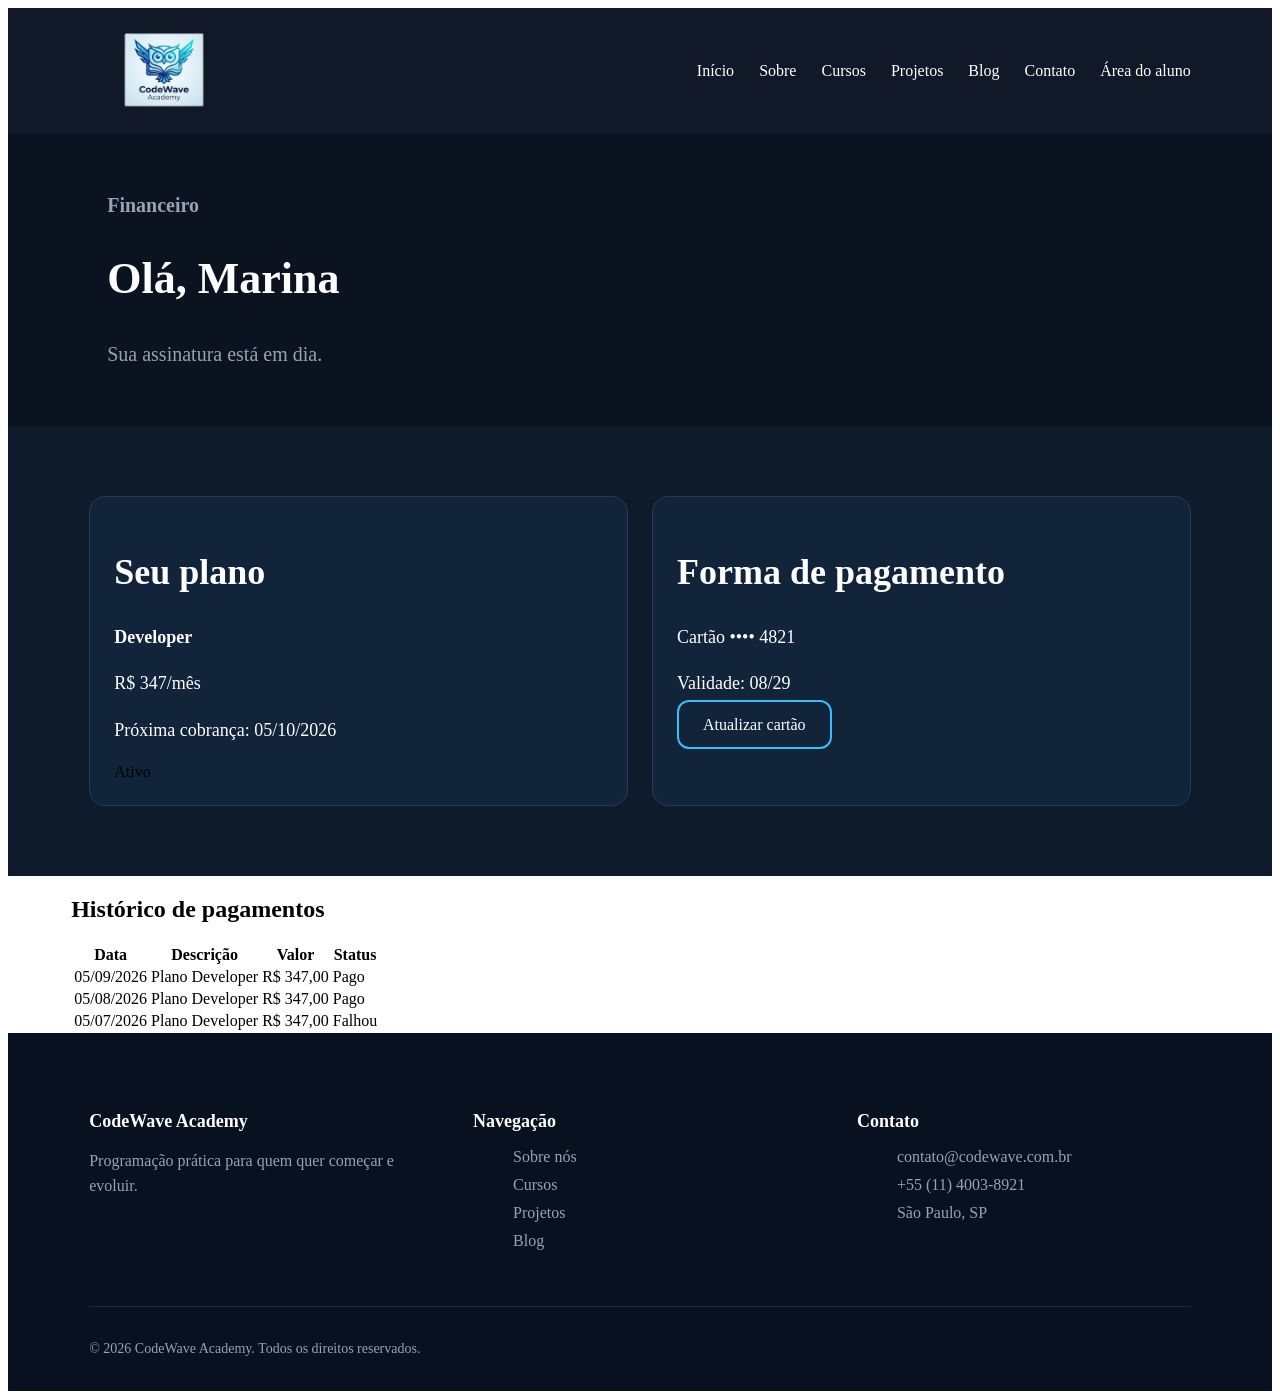
<file: financeiro2.html>
<!DOCTYPE html>
<html lang="pt-BR">
    <head>
        <meta charset="UTF-8">
        <meta name="viewport" content="width=device-width, initial-scale=1.0">
        <title>Meu Financeiro | CodeWave Academy</title>
        <link rel="stylesheet" href="css/style.css">
    </head>
    <body>
        <header class="site-header">
            <div class="container header-content">
                <a href="index.html">
                    <img class="logo" src="img/watermarked_img_13009026149229220002-removebg-preview.png" alt="Logo da CodeWave Academy">
                </a>
                <nav>
                    <ul class="nav-list">
                        <li>
                            <a href="index.html">Início</a>
                        </li>
                        <li>
                            <a href="sobre.html">Sobre</a>
                        </li>
                        <li>
                            <a href="cursos.html">Cursos</a>
                        </li>
                        <li>
                            <a href="projetos.html">Projetos</a>
                        </li>
                        <li>
                            <a href="blog.html">Blog</a>
                        </li>
                        <li>
                            <a href="contato.html">Contato</a>
                        </li>
                        <li>
                            <a href="login.html">Área do aluno</a>
                        </li>
                    </ul>
                </nav>
            </div>
        </header>
        <main>
            <section class="page-banner">
                <div class="container">
                    <p class="eyebrow">Financeiro</p>
                    <h1>Olá, Marina</h1>
                    <p>Sua assinatura está em dia.</p>
                </div>
            </section>
            <section class="section-light">
                <div class="container cards-2">
                    <article class="card">
                        <h2>Seu plano</h2>
                        <p>
                            <strong>Developer</strong>
                        </p>
                        <p class="price">R$ 347/mês</p>
                        <p>Próxima cobrança: 05/10/2026</p>
                        <span class="badge">Ativo</span>
                    </article>
                    <article class="card">
                        <h2>Forma de pagamento</h2>
                        <p>Cartão •••• 4821</p>
                        <p>Validade: 08/29</p>
                        <a class="btn btn-secondary" href="#">Atualizar cartão</a>
                    </article>
                </div>
            </section>
            <section>
                <div class="container">
                    <h2>Histórico de pagamentos</h2>
                    <div class="table-wrap">
                        <table>
                            <thead>
                                <tr>
                                    <th>Data</th>
                                    <th>Descrição</th>
                                    <th>Valor</th>
                                    <th>Status</th>
                                </tr>
                            </thead>
                            <tbody>
                                <tr>
                                    <td>05/09/2026</td>
                                    <td>Plano Developer</td>
                                    <td>R$ 347,00</td>
                                    <td>
                                        <span class="badge">Pago</span>
                                    </td>
                                </tr>
                                <tr>
                                    <td>05/08/2026</td>
                                    <td>Plano Developer</td>
                                    <td>R$ 347,00</td>
                                    <td>
                                        <span class="badge">Pago</span>
                                    </td>
                                </tr>
                                <tr>
                                    <td>05/07/2026</td>
                                    <td>Plano Developer</td>
                                    <td>R$ 347,00</td>
                                    <td>
                                        <span class="badge badge-danger">Falhou</span>
                                    </td>
                                </tr>
                            </tbody>
                        </table>
                    </div>
                </div>
            </section>
        </main>
        <footer class="site-footer">
            <div class="container">
                <div class="footer-grid">
                    <div class="footer-col">
                        <h3>CodeWave Academy</h3>
                        <p>Programação prática para quem quer começar e evoluir.</p>
                    </div>
                    <div class="footer-col">
                        <h3>Navegação</h3>
                        <ul>
                            <li>
                                <a href="sobre.html">Sobre nós</a>
                            </li>
                            <li>
                                <a href="cursos.html">Cursos</a>
                            </li>
                            <li>
                                <a href="projetos.html">Projetos</a>
                            </li>
                            <li>
                                <a href="blog.html">Blog</a>
                            </li>
                        </ul>
                    </div>
                    <div class="footer-col">
                        <h3>Contato</h3>
                        <ul>
                            <li>contato@codewave.com.br</li>
                            <li>+55 (11) 4003-8921</li>
                            <li>São Paulo, SP</li>
                        </ul>
                    </div>
                </div>
                <div class="footer-bottom">
                    <p>© 2026 CodeWave Academy. Todos os direitos reservados.</p>
                </div>
            </div>
        </footer>
    </body>
</html>
</file>
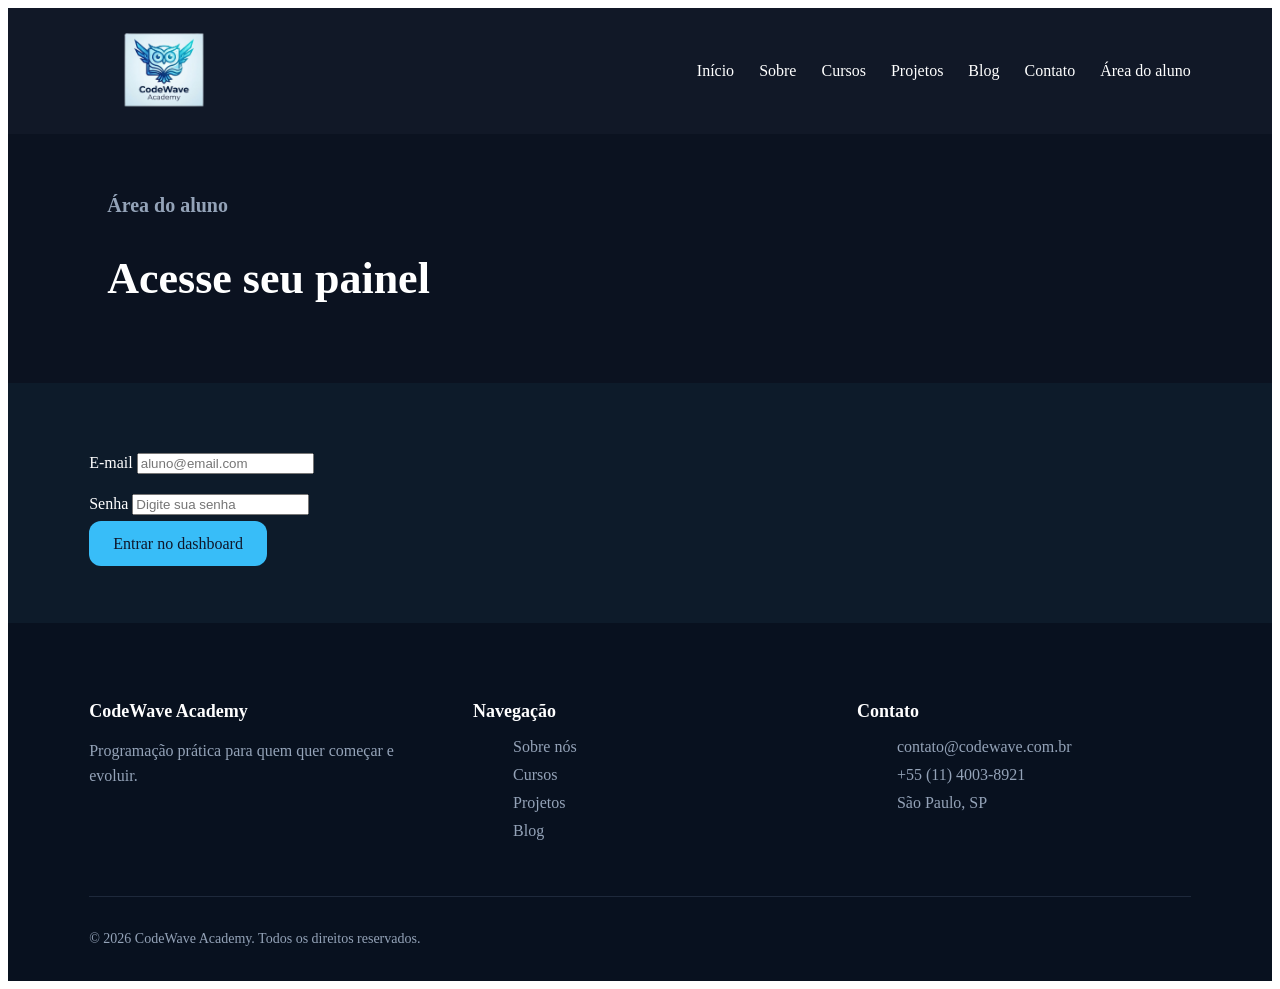
<file: login.html>
<!DOCTYPE html>
<html lang="pt-BR">
    <head>
        <meta charset="UTF-8">
        <meta name="viewport" content="width=device-width, initial-scale=1.0">
        <title>Login | CodeWave Academy</title>
        <link rel="stylesheet" href="css/style.css">
    </head>
    <body>
        <header class="site-header">
            <div class="container header-content">
                <a href="index.html">
                    <img class="logo" src="img/watermarked_img_13009026149229220002-removebg-preview.png" alt="Logo da CodeWave Academy">
                </a>
                <nav>
                    <ul class="nav-list">
                        <li>
                            <a href="index.html">Início</a>
                        </li>
                        <li>
                            <a href="sobre.html">Sobre</a>
                        </li>
                        <li>
                            <a href="cursos.html">Cursos</a>
                        </li>
                        <li>
                            <a href="projetos.html">Projetos</a>
                        </li>
                        <li>
                            <a href="blog.html">Blog</a>
                        </li>
                        <li>
                            <a href="contato.html">Contato</a>
                        </li>
                        <li>
                            <a href="login.html">Área do aluno</a>
                        </li>
                    </ul>
                </nav>
            </div>
        </header>
        <main>
            <section class="page-banner">
                <div class="container">
                    <p class="eyebrow">Área do aluno</p>
                    <h1>Acesse seu painel</h1>
                </div>
            </section>
            <section class="section-light">
                <div class="container">
                    <form class="form-card">
                        <div class="form-group">
                            <label for="email">E-mail</label>
                            <input type="email" id="email" name="email" placeholder="aluno@email.com">
                        </div>
                        <div class="form-group">
                            <label for="senha">Senha</label>
                            <input type="password" id="senha" name="senha" placeholder="Digite sua senha">
                        </div>
                        <a class="btn" href="dashboard.html">Entrar no dashboard</a>
                    </form>
                </div>
            </section>
        </main>
        <footer class="site-footer">
            <div class="container">
                <div class="footer-grid">
                    <div class="footer-col">
                        <h3>CodeWave Academy</h3>
                        <p>Programação prática para quem quer começar e evoluir.</p>
                    </div>
                    <div class="footer-col">
                        <h3>Navegação</h3>
                        <ul>
                            <li>
                                <a href="sobre.html">Sobre nós</a>
                            </li>
                            <li>
                                <a href="cursos.html">Cursos</a>
                            </li>
                            <li>
                                <a href="projetos.html">Projetos</a>
                            </li>
                            <li>
                                <a href="blog.html">Blog</a>
                            </li>
                        </ul>
                    </div>
                    <div class="footer-col">
                        <h3>Contato</h3>
                        <ul>
                            <li>contato@codewave.com.br</li>
                            <li>+55 (11) 4003-8921</li>
                            <li>São Paulo, SP</li>
                        </ul>
                    </div>
                </div>
                <div class="footer-bottom">
                    <p>© 2026 CodeWave Academy. Todos os direitos reservados.</p>
                </div>
            </div>
        </footer>
    </body>
</html>
</file>
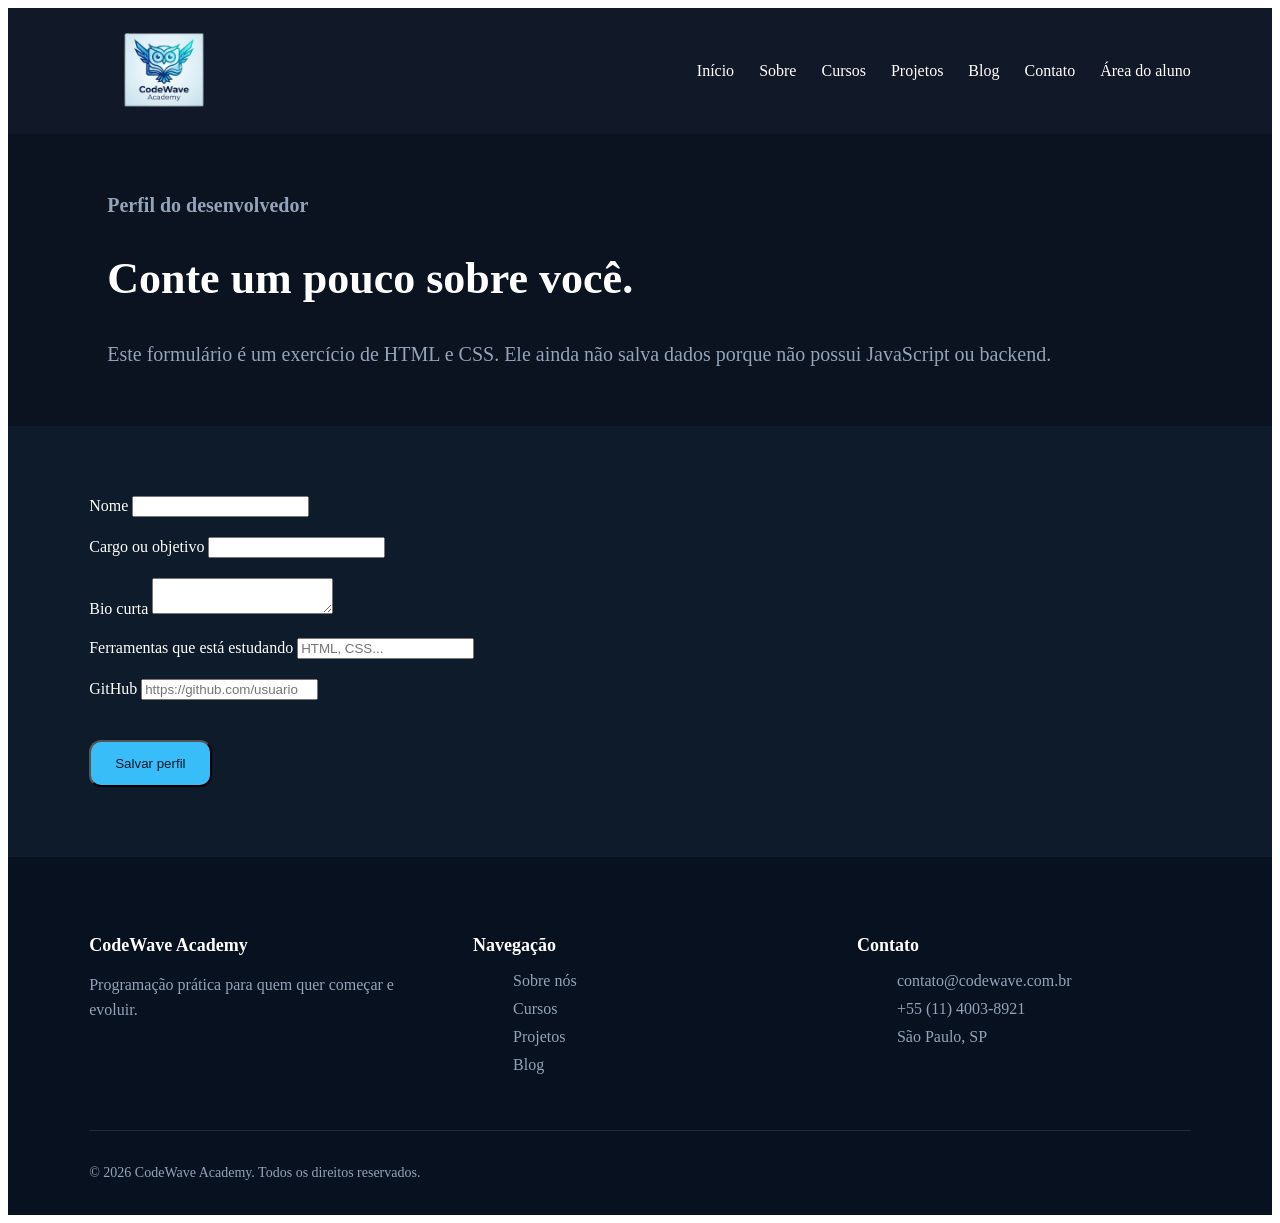
<file: perfil.html>
<!DOCTYPE html>
<html lang="pt-BR">
    <head>
        <meta charset="UTF-8">
        <meta name="viewport" content="width=device-width, initial-scale=1.0">
        <title>Perfil | CodeWave Academy</title>
        <link rel="stylesheet" href="css/style.css">
    </head>
    <body>
        <header class="site-header">
            <div class="container header-content">
                <a href="index.html">
                    <img class="logo" src="img/watermarked_img_13009026149229220002-removebg-preview.png" alt="Logo da CodeWave Academy">
                </a>
                <nav>
                    <ul class="nav-list">
                        <li>
                            <a href="index.html">Início</a>
                        </li>
                        <li>
                            <a href="sobre.html">Sobre</a>
                        </li>
                        <li>
                            <a href="cursos.html">Cursos</a>
                        </li>
                        <li>
                            <a href="projetos.html">Projetos</a>
                        </li>
                        <li>
                            <a href="blog.html">Blog</a>
                        </li>
                        <li>
                            <a href="contato.html">Contato</a>
                        </li>
                        <li>
                            <a href="login.html">Área do aluno</a>
                        </li>
                    </ul>
                </nav>
            </div>
        </header>
        <main>
            <section class="page-banner">
                <div class="container">
                    <p class="eyebrow">Perfil do desenvolvedor</p>
                    <h1>Conte um pouco sobre você.</h1>
                    <p>Este formulário é um exercício de HTML e CSS. Ele ainda não salva dados porque não possui JavaScript ou backend.</p>
                </div>
            </section>
            <section class="section-light">
                <div class="container">
                    <form class="form-card">
                        <div class="form-group">
                            <label for="nome">Nome</label>
                            <input id="nome" name="nome" type="text">
                        </div>
                        <div class="form-group">
                            <label for="cargo">Cargo ou objetivo</label>
                            <input id="cargo" name="cargo" type="text">
                        </div>
                        <div class="form-group">
                            <label for="bio">Bio curta</label>
                            <textarea id="bio" name="bio"></textarea>
                        </div>
                        <div class="form-group">
                            <label for="ferramentas">Ferramentas que está estudando</label>
                            <input id="ferramentas" name="ferramentas" type="text" placeholder="HTML, CSS...">
                        </div>
                        <div class="form-group">
                            <label for="github">GitHub</label>
                            <input id="github" name="github" type="url" placeholder="https://github.com/usuario">
                        </div>
                        <button class="btn" type="submit">Salvar perfil</button>
                    </form>
                </div>
            </section>
        </main>
        <footer class="site-footer">
            <div class="container">
                <div class="footer-grid">
                    <div class="footer-col">
                        <h3>CodeWave Academy</h3>
                        <p>Programação prática para quem quer começar e evoluir.</p>
                    </div>
                    <div class="footer-col">
                        <h3>Navegação</h3>
                        <ul>
                            <li>
                                <a href="sobre.html">Sobre nós</a>
                            </li>
                            <li>
                                <a href="cursos.html">Cursos</a>
                            </li>
                            <li>
                                <a href="projetos.html">Projetos</a>
                            </li>
                            <li>
                                <a href="blog.html">Blog</a>
                            </li>
                        </ul>
                    </div>
                    <div class="footer-col">
                        <h3>Contato</h3>
                        <ul>
                            <li>contato@codewave.com.br</li>
                            <li>+55 (11) 4003-8921</li>
                            <li>São Paulo, SP</li>
                        </ul>
                    </div>
                </div>
                <div class="footer-bottom">
                    <p>© 2026 CodeWave Academy. Todos os direitos reservados.</p>
                </div>
            </div>
        </footer>
    </body>
</html>
</file>
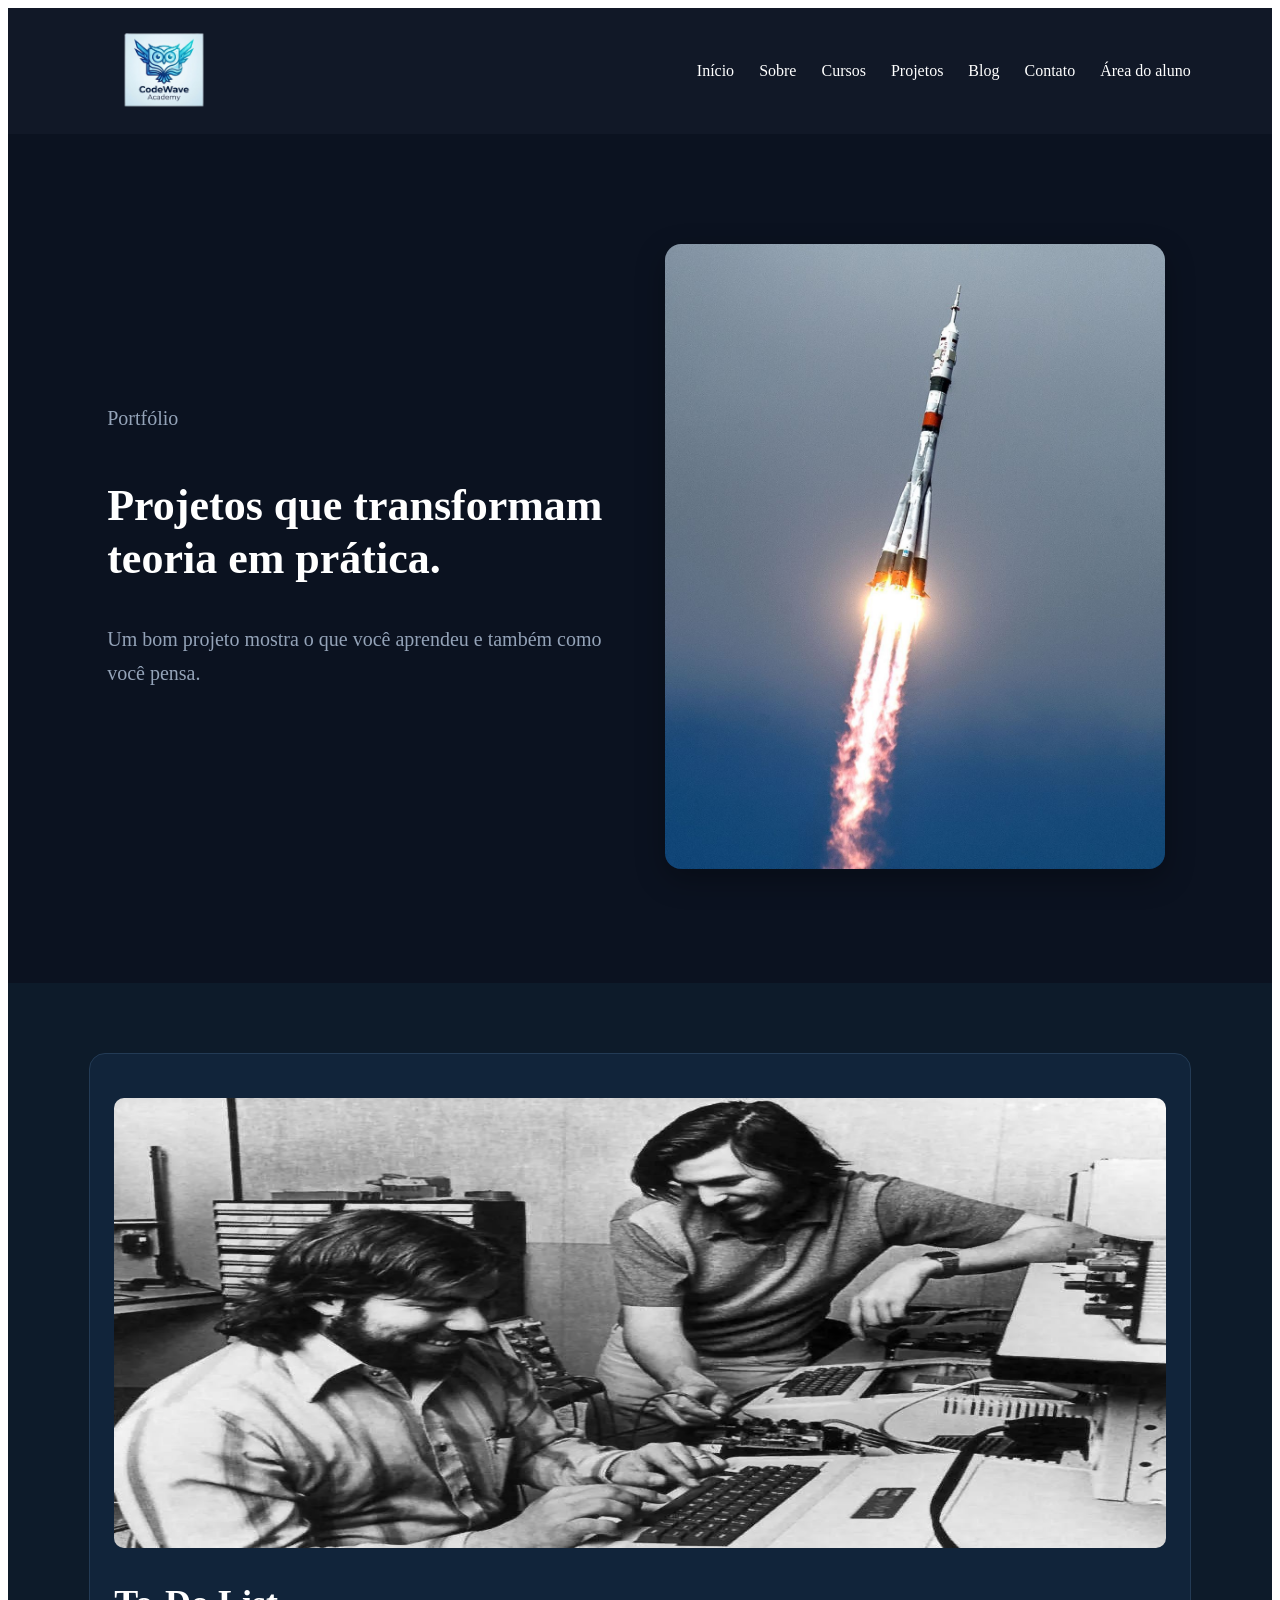
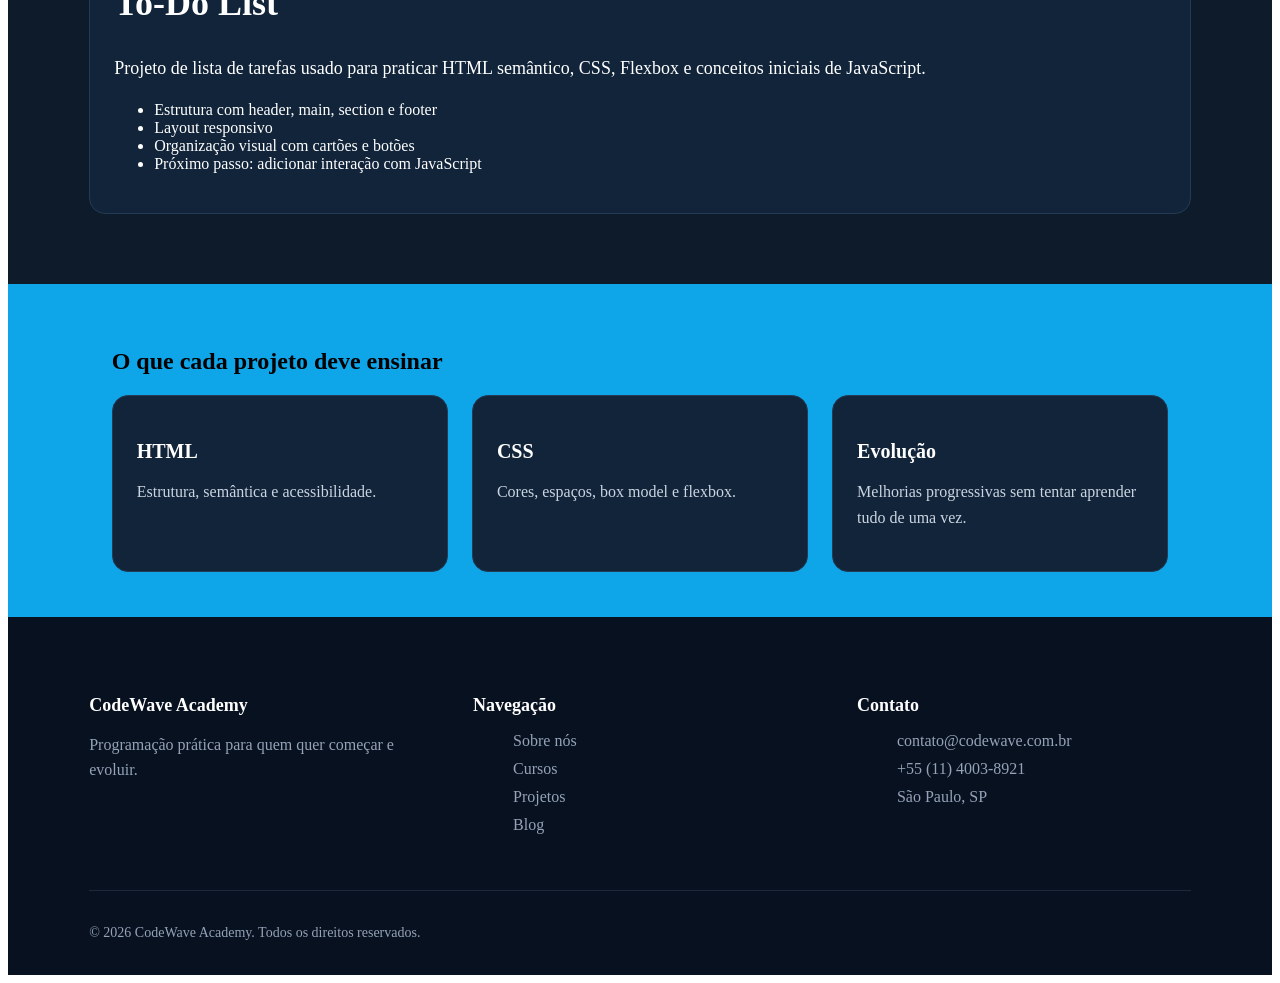
<file: projetos.html>
<!DOCTYPE html>
<html lang="pt-BR">
    <head>
        <meta charset="UTF-8">
        <meta name="viewport" content="width=device-width, initial-scale=1.0">
        <title>Projetos | CodeWave Academy</title>
        <link rel="stylesheet" href="css/style.css">
    </head>
    <body>
        <header class="site-header">
            <div class="container header-content">
                <a href="index.html">
                    <img class="logo" src="img/watermarked_img_13009026149229220002-removebg-preview.png" alt="Logo da CodeWave Academy">
                </a>
                <nav>
                    <ul class="nav-list">
                        <li>
                            <a href="index.html">Início</a>
                        </li>
                        <li>
                            <a href="sobre.html">Sobre</a>
                        </li>
                        <li>
                            <a href="cursos.html">Cursos</a>
                        </li>
                        <li>
                            <a href="projetos.html">Projetos</a>
                        </li>
                        <li>
                            <a href="blog.html">Blog</a>
                        </li>
                        <li>
                            <a href="contato.html">Contato</a>
                        </li>
                        <li>
                            <a href="login.html">Área do aluno</a>
                        </li>
                    </ul>
                </nav>
            </div>
        </header>
        <main>
            <section class="page-banner">
                <div class="container two-columns">
                    <div class="column">
                        <p class="eyebrow">Portfólio</p>
                        <h1>Projetos que transformam teoria em prática.</h1>
                        <p>Um bom projeto mostra o que você aprendeu e também como você pensa.</p>
                    </div>
                    <div class="column">
                        <img src="img/foguete code.jpg" alt="Foguete representando evolução em programação">
                    </div>
                </div>
            </section>
            <section class="section-light">
                <div class="container">
                    <article class="card">
                        <img src="img/steve-jobs.jpg" alt="Imagem de referência para projeto">
                        <h2>To-Do List</h2>
                        <p>Projeto de lista de tarefas usado para praticar HTML semântico, CSS, Flexbox e conceitos iniciais de JavaScript.</p>
                        <ul class="clean-list">
                            <li>Estrutura com header, main, section e footer</li>
                            <li>Layout responsivo</li>
                            <li>Organização visual com cartões e botões</li>
                            <li>Próximo passo: adicionar interação com JavaScript</li>
                        </ul>
                    </article>
                </div>
            </section>
            <section class="background-1">
                <div class="container">
                    <h2>O que cada projeto deve ensinar</h2>
                    <div class="cards-3">
                        <article class="card">
                            <h3>HTML</h3>
                            <p>Estrutura, semântica e acessibilidade.</p>
                        </article>
                        <article class="card">
                            <h3>CSS</h3>
                            <p>Cores, espaços, box model e flexbox.</p>
                        </article>
                        <article class="card">
                            <h3>Evolução</h3>
                            <p>Melhorias progressivas sem tentar aprender tudo de uma vez.</p>
                        </article>
                    </div>
                </div>
            </section>
        </main>
        <footer class="site-footer">
            <div class="container">
                <div class="footer-grid">
                    <div class="footer-col">
                        <h3>CodeWave Academy</h3>
                        <p>Programação prática para quem quer começar e evoluir.</p>
                    </div>
                    <div class="footer-col">
                        <h3>Navegação</h3>
                        <ul>
                            <li>
                                <a href="sobre.html">Sobre nós</a>
                            </li>
                            <li>
                                <a href="cursos.html">Cursos</a>
                            </li>
                            <li>
                                <a href="projetos.html">Projetos</a>
                            </li>
                            <li>
                                <a href="blog.html">Blog</a>
                            </li>
                        </ul>
                    </div>
                    <div class="footer-col">
                        <h3>Contato</h3>
                        <ul>
                            <li>contato@codewave.com.br</li>
                            <li>+55 (11) 4003-8921</li>
                            <li>São Paulo, SP</li>
                        </ul>
                    </div>
                </div>
                <div class="footer-bottom">
                    <p>© 2026 CodeWave Academy. Todos os direitos reservados.</p>
                </div>
            </div>
        </footer>
    </body>
</html>
</file>
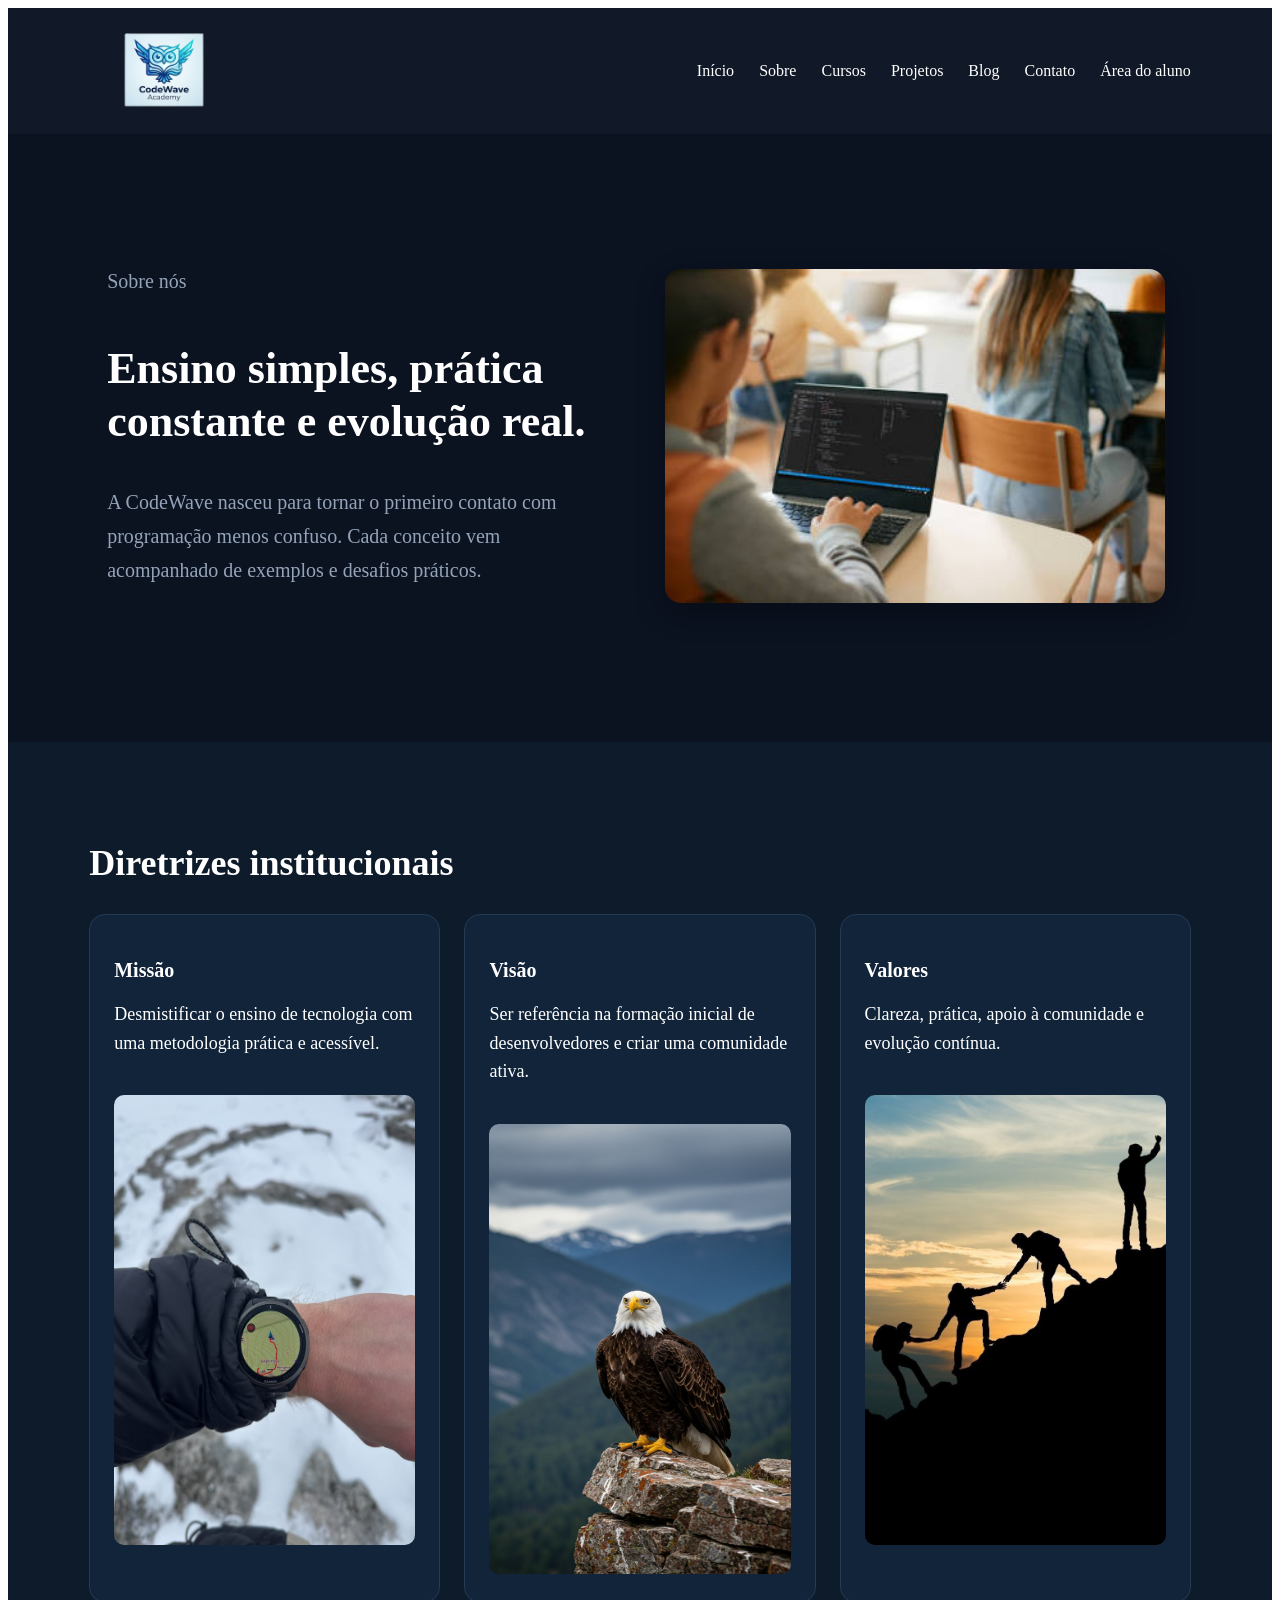
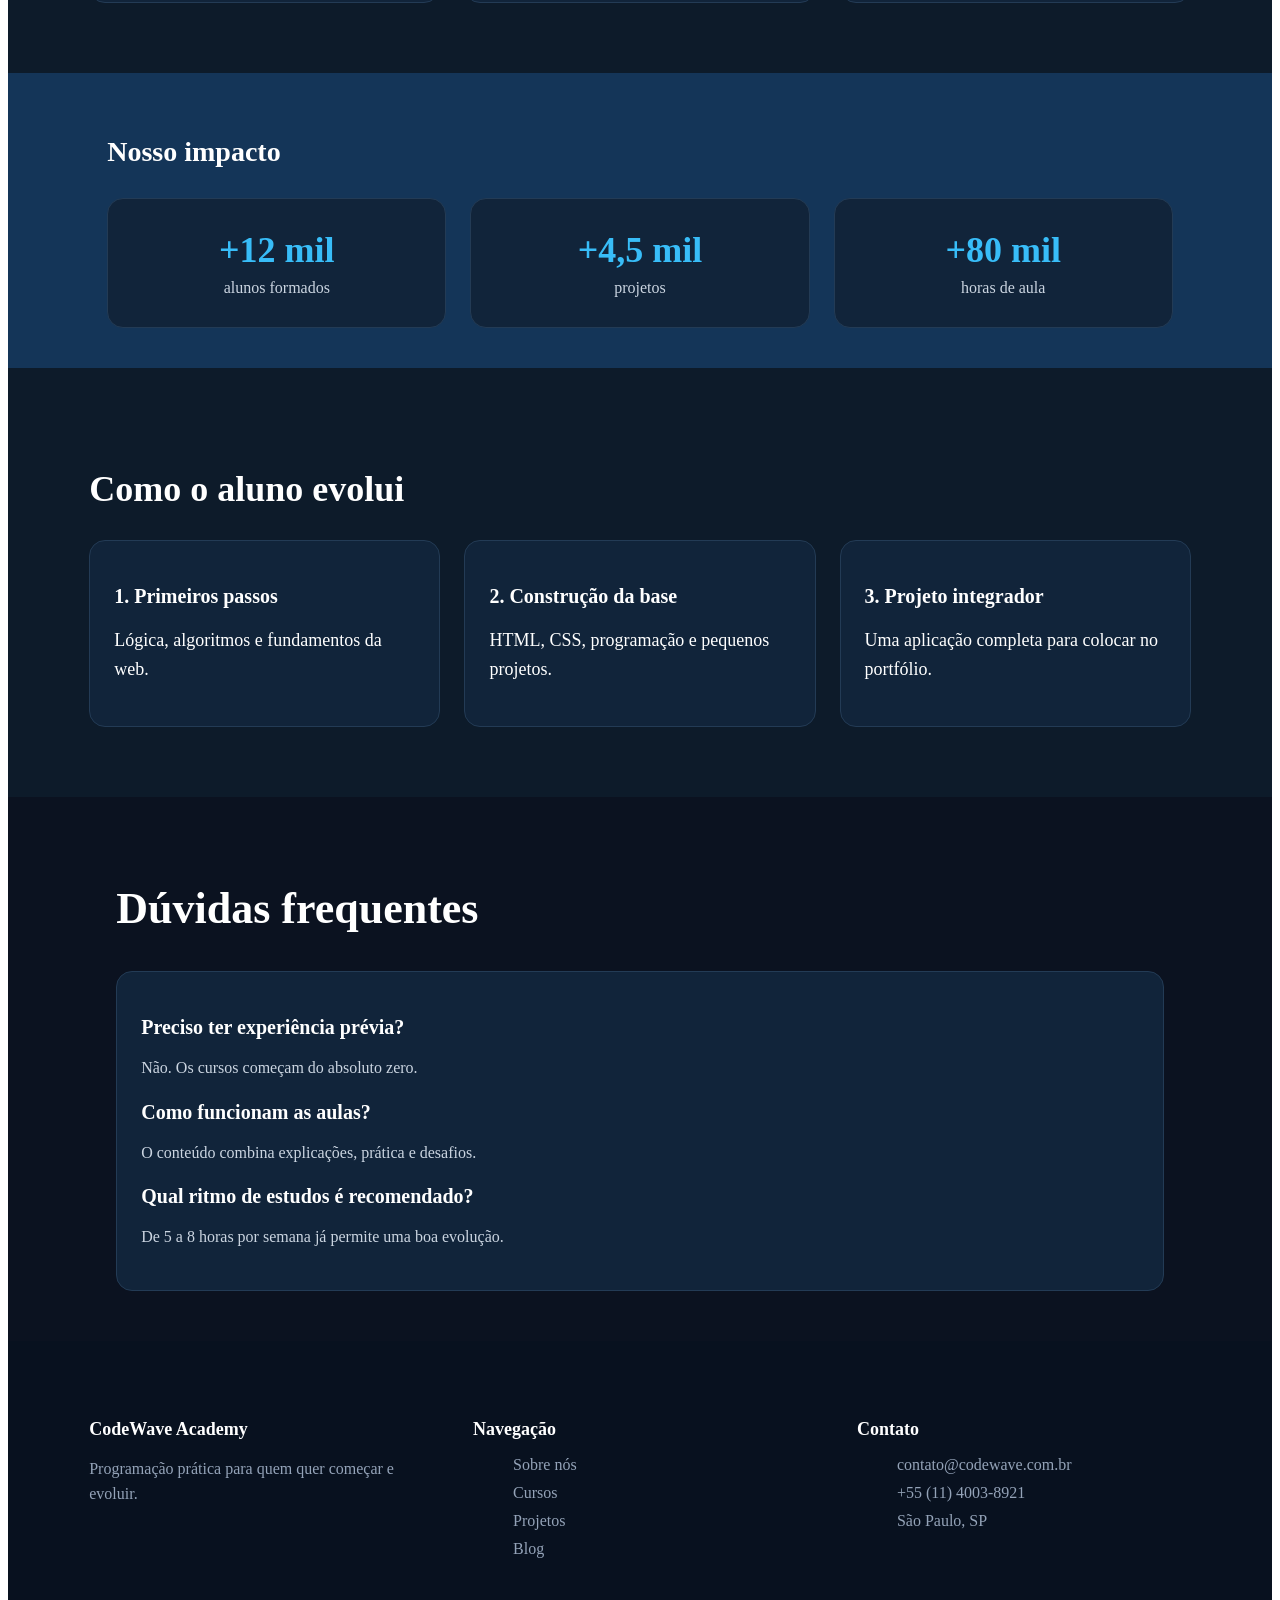
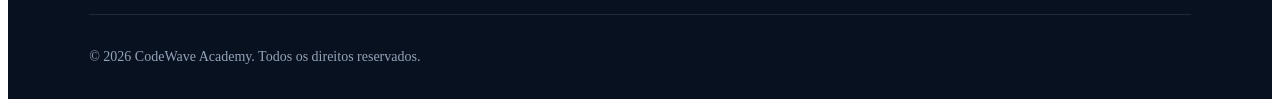
<file: sobre.html>
<!DOCTYPE html>
<html lang="pt-BR">
    <head>
        <meta charset="UTF-8">
        <meta name="viewport" content="width=device-width, initial-scale=1.0">
        <title>Sobre | CodeWave Academy</title>
        <link rel="stylesheet" href="css/style.css">
    </head>
    <body>
        <header class="site-header">
            <div class="container header-content">
                <a href="index.html">
                    <img class="logo" src="img/watermarked_img_13009026149229220002-removebg-preview.png" alt="Logo da CodeWave Academy">
                </a>
                <nav>
                    <ul class="nav-list">
                        <li>
                            <a href="index.html">Início</a>
                        </li>
                        <li>
                            <a href="sobre.html">Sobre</a>
                        </li>
                        <li>
                            <a href="cursos.html">Cursos</a>
                        </li>
                        <li>
                            <a href="projetos.html">Projetos</a>
                        </li>
                        <li>
                            <a href="blog.html">Blog</a>
                        </li>
                        <li>
                            <a href="contato.html">Contato</a>
                        </li>
                        <li>
                            <a href="login.html">Área do aluno</a>
                        </li>
                    </ul>
                </nav>
            </div>
        </header>
        <main>
            <section class="page-banner">
                <div class="container two-columns">
                    <div class="column">
                        <p class="eyebrow">Sobre nós</p>
                        <h1>Ensino simples, prática constante e evolução real.</h1>
                        <p>A CodeWave nasceu para tornar o primeiro contato com programação menos confuso. Cada conceito vem acompanhado de exemplos e desafios práticos.</p>
                    </div>
                    <div class="column">
                        <img src="img/image.estudando.jpeg" alt="Aluno estudando programação">
                    </div>
                </div>
            </section>
            <section class="section-light">
                <div class="container">
                    <h2>Diretrizes institucionais</h2>
                    <div class="cards-3">
                        <article class="card">
                            <h3>Missão</h3>
                            <p>Desmistificar o ensino de tecnologia com uma metodologia prática e acessível.</p>
                            <img src="img/image-missao.jpg" alt="Imagem sobre missão"width:>
                        </article>
                        <article class="card">
                            <h3>Visão</h3>
                            <p>Ser referência na formação inicial de desenvolvedores e criar uma comunidade ativa.</p>
                            <img src="img/aguiavisao.jpg" alt="Imagem sobre visão">
                        </article>
                        <article class="card">
                            <h3>Valores</h3>
                            <p>Clareza, prática, apoio à comunidade e evolução contínua.</p>
                            <img src="img/valores.jpg" alt="Imagem sobre valores">
                        </article>
                    </div>
                </div>
            </section>
            <section class="section-stats">
                <div class="container">
                    <h2>Nosso impacto</h2>
                    <div class="stats">
                        <div class="stat">
                            <strong>+12 mil</strong>
                            alunos formados
                        </div>
                        <div class="stat">
                            <strong>+4,5 mil</strong>
                            projetos
                        </div>
                        <div class="stat">
                            <strong>+80 mil</strong>
                            horas de aula
                        </div>
                    </div>
                </div>
            </section>
            <section class="section-light">
                <div class="container">
                    <h2>Como o aluno evolui</h2>
                    <div class="cards-3">
                        <article class="card">
                            <h3>1. Primeiros passos</h3>
                            <p>Lógica, algoritmos e fundamentos da web.</p>
                        </article>
                        <article class="card">
                            <h3>2. Construção da base</h3>
                            <p>HTML, CSS, programação e pequenos projetos.</p>
                        </article>
                        <article class="card">
                            <h3>3. Projeto integrador</h3>
                            <p>Uma aplicação completa para colocar no portfólio.</p>
                        </article>
                    </div>
                </div>
            </section>
            <section class="container-cards">
                <div class="container">
                    <h2>Dúvidas frequentes</h2>
                    <div class="card">
                        <h3>Preciso ter experiência prévia?</h3>
                        <p>Não. Os cursos começam do absoluto zero.</p>
                        <h3>Como funcionam as aulas?</h3>
                        <p>O conteúdo combina explicações, prática e desafios.</p>
                        <h3>Qual ritmo de estudos é recomendado?</h3>
                        <p>De 5 a 8 horas por semana já permite uma boa evolução.</p>
                    </div>
                </div>
            </section>
        </main>
        <footer class="site-footer">
            <div class="container">
                <div class="footer-grid">
                    <div class="footer-col">
                        <h3>CodeWave Academy</h3>
                        <p>Programação prática para quem quer começar e evoluir.</p>
                    </div>
                    <div class="footer-col">
                        <h3>Navegação</h3>
                        <ul>
                            <li>
                                <a href="sobre.html">Sobre nós</a>
                            </li>
                            <li>
                                <a href="cursos.html">Cursos</a>
                            </li>
                            <li>
                                <a href="projetos.html">Projetos</a>
                            </li>
                            <li>
                                <a href="blog.html">Blog</a>
                            </li>
                        </ul>
                    </div>
                    <div class="footer-col">
                        <h3>Contato</h3>
                        <ul>
                            <li>contato@codewave.com.br</li>
                            <li>+55 (11) 4003-8921</li>
                            <li>São Paulo, SP</li>
                        </ul>
                    </div>
                </div>
                <div class="footer-bottom">
                    <p>© 2026 CodeWave Academy. Todos os direitos reservados.</p>
                </div>
            </div>
        </footer>
    </body>
</html>
</file>
<file: css/style.css>
.site-header{
  background-color: #111827;
  padding: 20px;
}
.container{
  width: 90%;
  max-width: 1200px;
  margin: 0 auto;


}
.header-content{
  display: flex;
  justify-content: space-between;
  align-items: center;

}
.nav-list{
  list-style:none;
  display : flex;
  gap: 25px;
}
.nav-list a{
  color: white;
  text-decoration: none;
  font-size: 16px;
  font-weight: 500;
  transition: 0.3s;
}
.nav-list a:hover{
  color: #38bdf8;
}
.logo{
  width: 150px;
  height: auto;
}
.hero{
  background-color: #0f172a;
  padding: 80px 20px;
}
.hero-grid{
  display: flex;
  align-items: center;
  gap: 50px;
}
.hero-text{
  flex: 1;
}
.hero-image{
  flex: 1;
}
.hero-text h1{
  color: white;
  font-size: 48px;
  font-weight: 700;
  line-height: 1.2;
  margin-bottom: 20px;

}
#eyebrow{
  color: #38bdf8;
  font-weight: 600;
  margin-bottom: 10px;


}
.hero-text p{
  color: #cbd5e1;
  font-size: 18px;
}
.actions{
  display: flex;
  gap: 15px;
  margin-top: 30px;

}
.btn{
  background-color: #38bdf8;
  color: #0f172a;
  text-decoration: none;
  padding: 14px 24px;
  border-radius: 12px;
  font-weight: 500;
  transition: 0.3s;

}
.btn:hover{
  background-color: #0ea5e9;
}
.btn-secondary{
background-color: transparent;
color: white;
border: 2px solid #38bdf8;
}
.hero-image img{
  width: 100%;
  max-width: 500px;
  max-height: 650px;
  border-radius: 15px;
  box-shadow: 0 10px 30px rgba(0,0,0,0.4);



}
.section-light{
background-color: #0d1b2a;
padding: 70px 20px;

}
.section-title{
  max-width: 680px;
  margin-bottom: 30px;

}
.eyebrow{
  color: #38bdf8;
  font-weight: 600;
  margin-bottom: 10px;

}
.section-title h2{
  color: white;
  font-size: 36px;
  font-weight: 700;
  line-height: 1.2;

}
.cards-3{
  display: flex;
  gap: 24px;

}
.card{
  flex: 1;
  background-color: #11243a;
  padding: 24px;
  border-radius: 16px;
  border: 1px solid #233b55;
transition: 0.3s;
  
}
.card h3{
  color: white;
  font-size: 20px;
  margin-bottom: 12px;

}
.card p{
  color: #cbd5e1;
  line-height: 1.6;


}
.card:hover{
  border-color: #22d3ee;
  transform: translateY(-3px);
  box-shadow: 0 10px 25px rgba(0,0, 0,0.3);


}
.two-columns{
  display: flex;
  align-items: center;
  gap: 50px;
  padding-top: 70px;
  padding-bottom: 70px;

}
.column{
  flex:1;

}
.column img{
  width: 100%;
  max-width: 500px;
  border-radius: 16px;
  box-shadow: 0 10px 30px rgba(0,0,0,0.3);

}
.column h2{
  color: #11243a;
  font-size: 36px;
  font-weight: 700;
  line-height: 1.2;
  margin-bottom: 20px;

}
.column p{
  margin-bottom: 45px;
  color:#0c52c3;
  font-weight: 600;
  font-size: 18px;
  

}
.section-light h2{
  color: white;
  font-size: 36px;
  font-weight:700 ;
  margin-bottom: 30px;
  

}
.cards-2{
  display: flex;
  gap: 24px;


}
.quote{
  color: white;
  font-size: 18px;
  font-style: italic;

}
.site-footer{
  background-color: #08111f;
  padding: 60px 20px 20px;
  
}
.footer-grid{
  display:flex ;
  justify-content: space-between;
  gap: 50px;

}
.footer-col{
  flex: 1;

}
.footer-col h3{
  color: white;
  font-size: 18px;
  margin-bottom: 15px;

}
.footer-col p{
  color: #94a3b8;
  line-height: 1.6;


}
.footer-col ul{
  list-style: none;

  
}
.footer-col li{
  margin-bottom: 10px;
  color:#94a3b8
}
.footer-col a{
  color: #94a3b8;
  text-decoration: none;

}
.footer-col a:hover{
  color: #38bdf8;
  transition: 0.3;


}
.footer-bottom{
  margin-top: 40px;
  border-top:1px solid #1e293b ;
  padding-top: 20px;

}
.footer-bottom p{
  color: #94a3b8;
  font-size: 14px;
}
.page-banner{
  background-color: #0f172a;
}
.page-banner h1{
  color: white;
  font-size:44px;
  font-weight: 700;
  line-height: 1.2;



}
.page-banner .column p{
  color: #22d3ee;
  font-size: 17px;
  font-weight: 500;
  line-height: 1.7;
 max-width: 550px; 


}
.page-banner .column img{
  width: 100% ;
  max-width: 500px;
  border-radius: 16px;
  box-shadow: 0 10px 30px rgba(0,0, 0,0.3);




}
.card img{
  width: 100%;
  height: 450px;
  margin-top: 20px;
  border-radius: 10px;

}
.section-stats{
  background-color: #143558;
  padding: 40px;
}


.section-stats .container h2{
  color: white;
  margin-bottom: 10px;
  font-size: 28px;

  
}

.stats {
    display: flex;
    gap: 24px;
    margin-top: 30px;
}
.stat {
    flex: 1;
    background-color: #11243A;
    color: #CBD5E1;
    border: 1px solid #233B55;
    border-radius: 16px;
    padding: 30px;
    text-align: center;
    transition: 0.3s;
}
.stat strong {
    display: block;
    color: #38BDF8;
    font-size: 36px;
    font-weight: 700;
    margin-bottom: 8px;
}
.stat:hover {
    border-color: #38BDF8;
    transform: translateY(-3px);
}
.container-cards{
  background-color: #0b1220;
  padding: 50px;
}
.container-cards .container h2{
  color: white;
  font-size: 44px;
}

.page-banner .container p{
  color: #94a3b8;
  font-size: 20px;
}
.page-banner{
  background-color:#0b1220;
  padding: 40px;
}
#paragrafo-banner{
  color: #0ea5e9;
  font-size: 30px;
  font-weight: 700;
}
.background-1 {
background-color:#0ea5e9;
padding: 45px;
}
.clean-list li{
  color:white;
}
.section-light .card p{
  color: white;
  font-weight: 700px;
  font-size: 18px; 
}
.blog-content h3{
  color: white;
}
.form-group label {
  color: white;
}
.form-group {
  margin-bottom: 20px;
}
.btn {
  margin-top: 20px;
}
</file>
